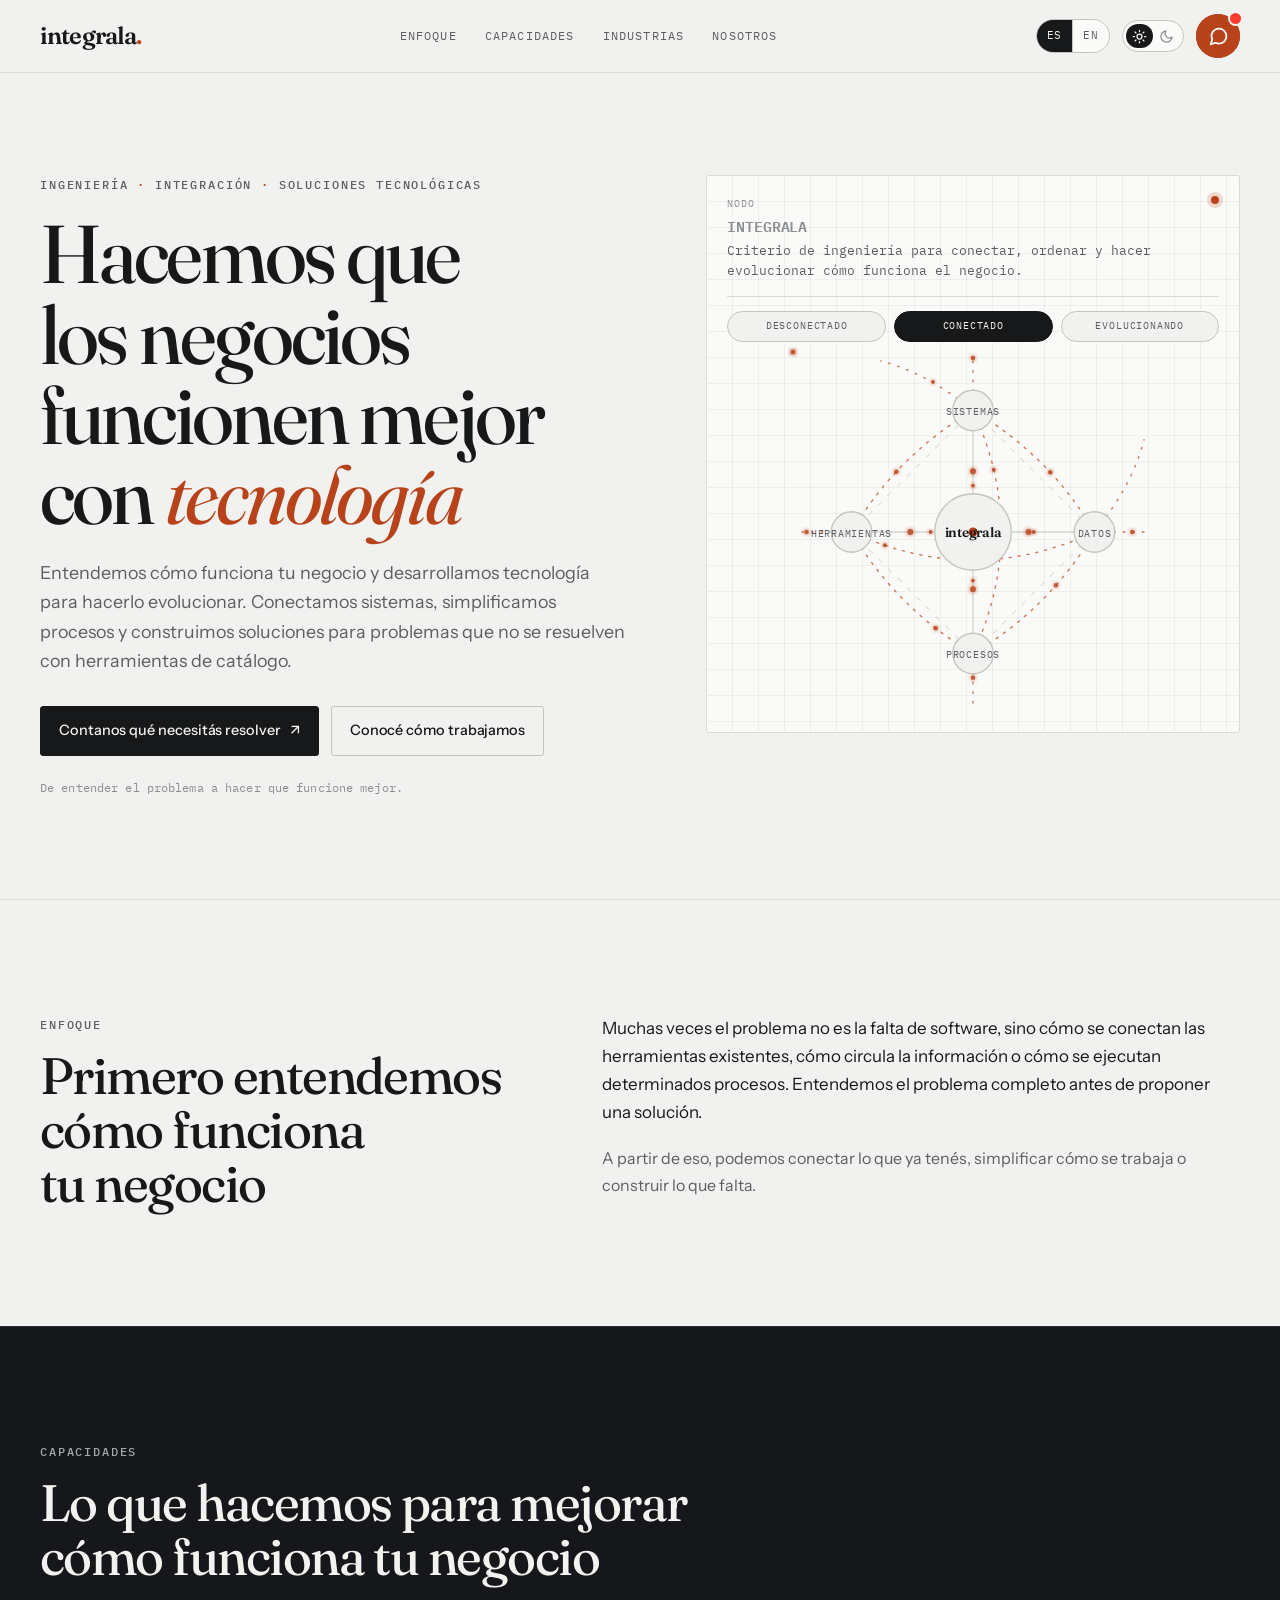
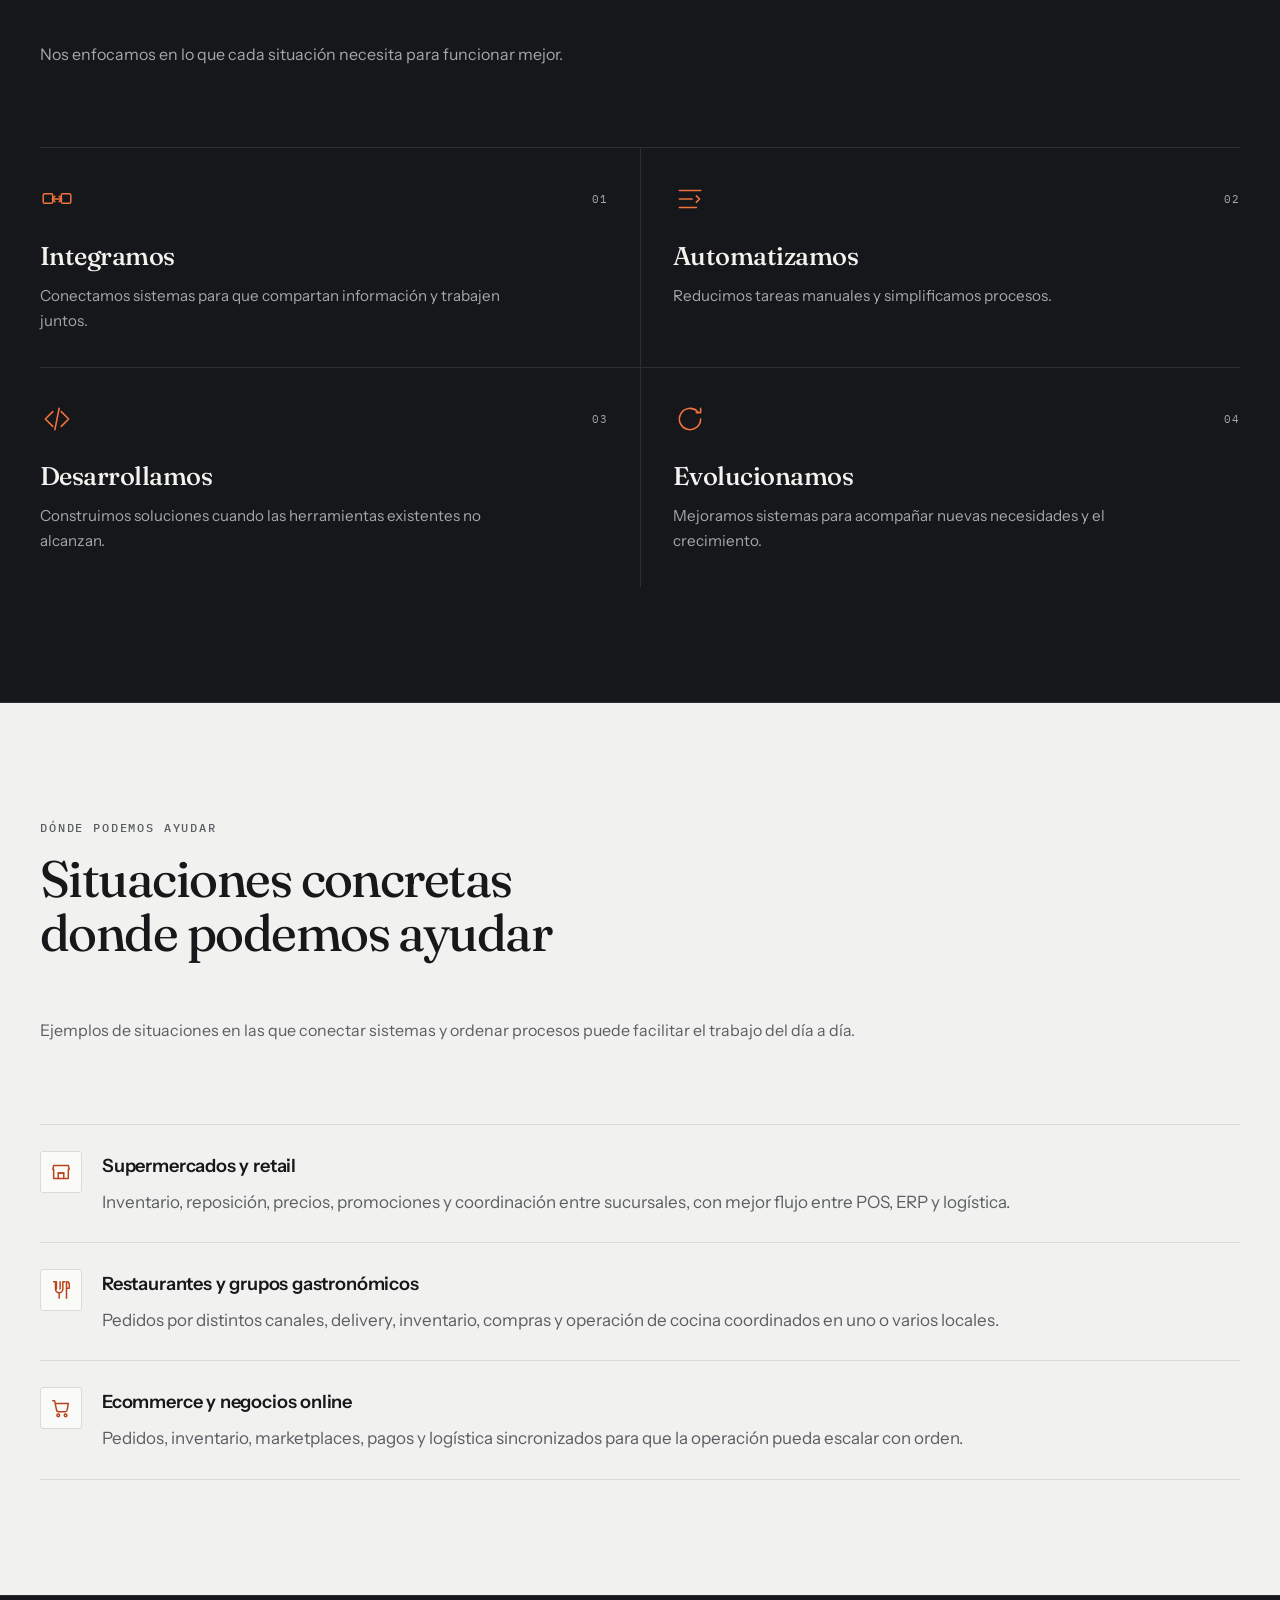
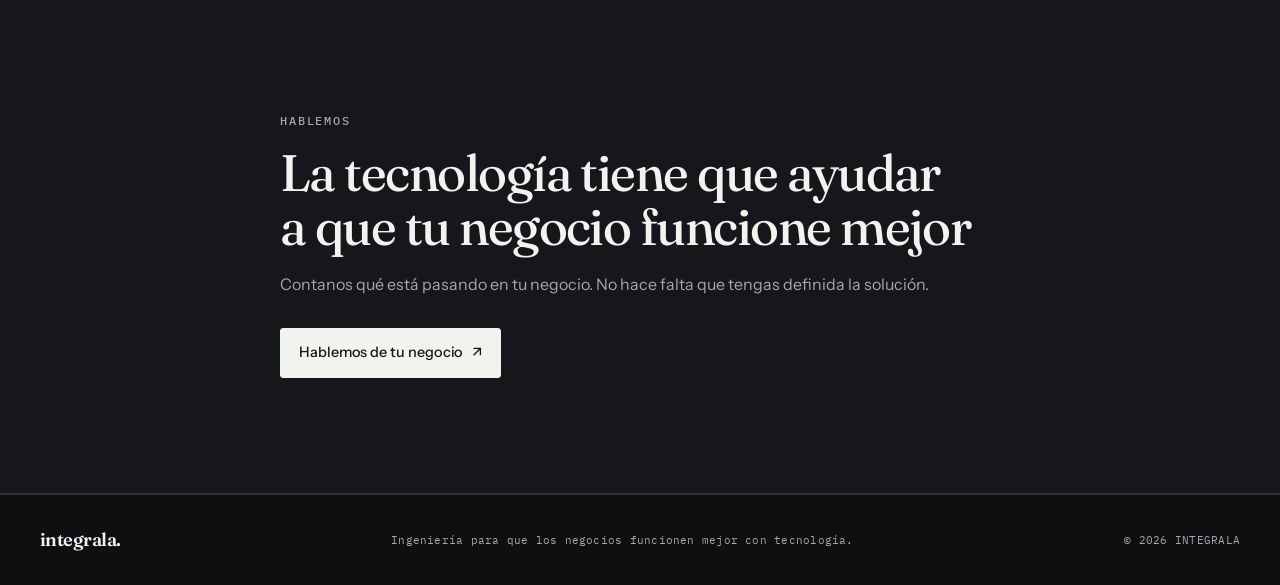
<file: index.html>
<!doctype html>
<html lang="es" data-theme="gray" data-lang="es">
<head>
  <meta charset="utf-8">
  <meta name="viewport" content="width=device-width, initial-scale=1">

  <!-- Title & description (also used by crawlers, social cards and AI agents) -->
  <title>INTEGRALA — Ingeniería para que los negocios funcionen mejor con tecnología</title>
  <meta name="description" content="INTEGRALA es una empresa de ingeniería que ayuda a negocios a mejorar y evolucionar con tecnología. Integramos sistemas, automatizamos procesos, desarrollamos soluciones a medida y modernizamos lo que ya existe.">

  <!-- Crawlers / bots -->
  <meta name="robots" content="index, follow, max-image-preview:large, max-snippet:-1, max-video-preview:-1">
  <meta name="googlebot" content="index, follow">
  <meta name="author" content="INTEGRALA">
  <link rel="canonical" href="https://palumbon.github.io/integrala-landing/">
  <link rel="alternate" hreflang="es" href="https://palumbon.github.io/integrala-landing/">
  <link rel="alternate" hreflang="en" href="https://palumbon.github.io/integrala-landing/?lang=en">
  <link rel="alternate" hreflang="x-default" href="https://palumbon.github.io/integrala-landing/">
  <link rel="sitemap" type="application/xml" href="sitemap.xml">
  <link rel="alternate" type="text/plain" href="llms.txt" title="Resumen para agentes de IA">

  <!-- Icons & PWA -->
  <link rel="icon" href="favicon.svg" type="image/svg+xml">
  <link rel="alternate icon" href="favicon.ico" sizes="16x16 32x32 48x48">
  <link rel="apple-touch-icon" href="apple-touch-icon.png">
  <link rel="manifest" href="site.webmanifest">
  <meta name="theme-color" content="#f1f1ef" media="(prefers-color-scheme: light)">
  <meta name="theme-color" content="#101113" media="(prefers-color-scheme: dark)">
  <meta name="theme-color" content="#f1f1ef">

  <!-- Social -->
  <meta property="og:type" content="website">
  <meta property="og:site_name" content="INTEGRALA">
  <meta property="og:locale" content="es_AR">
  <meta property="og:locale:alternate" content="en_US">
  <meta property="og:title" content="INTEGRALA — Hacemos que los negocios funcionen mejor con tecnología">
  <meta property="og:description" content="Entendemos cómo funciona tu negocio y desarrollamos tecnología para hacerlo evolucionar. Integración, automatización, desarrollo a medida y modernización.">
  <meta property="og:url" content="https://palumbon.github.io/integrala-landing/">
  <meta property="og:image" content="https://palumbon.github.io/integrala-landing/og.png">
  <meta property="og:image:width" content="1200">
  <meta property="og:image:height" content="630">
  <meta property="og:image:alt" content="INTEGRALA — Hacemos que los negocios funcionen mejor con tecnología">
  <meta name="twitter:card" content="summary_large_image">
  <meta name="twitter:title" content="INTEGRALA — Hacemos que los negocios funcionen mejor con tecnología">
  <meta name="twitter:description" content="Entendemos cómo funciona tu negocio y desarrollamos tecnología para hacerlo evolucionar. Integración, automatización, desarrollo a medida y modernización.">
  <meta name="twitter:image" content="https://palumbon.github.io/integrala-landing/og.png">

  <!-- Fonts -->
  <link rel="preconnect" href="https://fonts.googleapis.com">
  <link rel="preconnect" href="https://fonts.gstatic.com" crossorigin>
  <link href="https://fonts.googleapis.com/css2?family=Fraunces:ital,opsz,wght@0,9..144,400..600;1,9..144,400..600&family=IBM+Plex+Mono:wght@400;500&family=Instrument+Sans:ital,wght@0,400;0,500;0,600;1,400&display=swap" rel="stylesheet">

  <link rel="stylesheet" href="styles.css">

  <!-- Apply the saved theme and language before first paint to avoid a flash -->
  <script>
    (function () {
      try {
        var t = localStorage.getItem("integrala-theme");
        if (t !== "dark" && t !== "gray") {
          t = window.matchMedia("(prefers-color-scheme: dark)").matches ? "dark" : "gray";
        }
        document.documentElement.setAttribute("data-theme", t);

        var q = new URLSearchParams(window.location.search).get("lang");
        var l = localStorage.getItem("integrala-lang");
        if (q !== "en" && q !== "es") l = (l === "en" || l === "es") ? l : "es";
        else l = q;
        document.documentElement.setAttribute("data-lang", l);
        document.documentElement.setAttribute("lang", l);
      } catch (e) {}
    })();
  </script>

  <!-- Structured data for search engines and AI agents -->
  <script type="application/ld+json">
  {
    "@context": "https://schema.org",
    "@graph": [
      {
        "@type": "Organization",
        "@id": "https://palumbon.github.io/integrala-landing/#organization",
        "name": "INTEGRALA",
        "url": "https://palumbon.github.io/integrala-landing/",
        "description": "Empresa de ingeniería que ayuda a negocios a mejorar y evolucionar con tecnología mediante integración de sistemas, automatización de procesos, desarrollo a medida y modernización.",
        "founder": { "@id": "https://palumbon.github.io/integrala-landing/about.html#founder" },
        "knowsAbout": [
          "Integración de sistemas",
          "Automatización de procesos",
          "Desarrollo de software a medida",
          "Modernización de sistemas",
          "Ingeniería de software"
        ],
        "contactPoint": [
          {
            "@type": "ContactPoint",
            "contactType": "customer support",
            "url": "https://professional-chat-pwa.vercel.app/",
            "availableLanguage": ["es", "en"]
          }
        ]
      },
      {
        "@type": "WebSite",
        "@id": "https://palumbon.github.io/integrala-landing/#website",
        "url": "https://palumbon.github.io/integrala-landing/",
        "name": "INTEGRALA",
        "inLanguage": "es",
        "publisher": { "@id": "https://palumbon.github.io/integrala-landing/#organization" }
      },
      {
        "@type": "ProfessionalService",
        "@id": "https://palumbon.github.io/integrala-landing/#service",
        "name": "INTEGRALA",
        "url": "https://palumbon.github.io/integrala-landing/",
        "description": "Ingeniería para que los negocios funcionen mejor con tecnología.",
        "provider": { "@id": "https://palumbon.github.io/integrala-landing/#organization" },
        "hasOfferCatalog": {
          "@type": "OfferCatalog",
          "name": "Capacidades",
          "itemListElement": [
            {
              "@type": "Offer",
              "itemOffered": {
                "@type": "Service",
                "name": "Integración de sistemas",
                "description": "Conectamos sistemas para que compartan información y trabajen juntos."
              }
            },
            {
              "@type": "Offer",
              "itemOffered": {
                "@type": "Service",
                "name": "Automatización de procesos",
                "description": "Reducimos tareas manuales y simplificamos procesos."
              }
            },
            {
              "@type": "Offer",
              "itemOffered": {
                "@type": "Service",
                "name": "Desarrollo a medida",
                "description": "Construimos soluciones cuando las herramientas existentes no alcanzan."
              }
            },
            {
              "@type": "Offer",
              "itemOffered": {
                "@type": "Service",
                "name": "Modernización y evolución",
                "description": "Mejoramos sistemas para acompañar nuevas necesidades y el crecimiento."
              }
            }
          ]
        }
      }
    ]
  }
  </script>
</head>
<body>
  <a class="skip" href="#inicio" data-en="Skip to content">Saltar al contenido</a>

  <header class="site-header">
    <div class="wrap header-inner">
      <a class="brand" href="#inicio" aria-label="INTEGRALA, inicio" data-en-aria-label="INTEGRALA, home">integrala<span>.</span></a>

      <nav class="nav-links" aria-label="Navegación principal" data-en-aria-label="Main navigation">
        <a href="#enfoque" data-en="Approach">Enfoque</a>
        <a href="#capacidades" data-en="Capabilities">Capacidades</a>
        <a href="#industrias" data-en="Industries">Industrias</a>
        <a href="about.html" data-en="About">Nosotros</a>
      </nav>

      <div class="header-actions">
        <div class="lang-switch" role="group" aria-label="Idioma" data-en-aria-label="Language">
          <button type="button" data-lang-set="es" aria-pressed="true">ES</button>
          <button type="button" data-lang-set="en" aria-pressed="false">EN</button>
        </div>

        <button type="button" class="theme-switch" role="switch" aria-checked="false" aria-label="Tema oscuro" data-en-aria-label="Dark theme" data-theme-toggle>
          <span class="ts-thumb" aria-hidden="true"></span>
          <span class="ts-icon ts-sun" aria-hidden="true">
            <svg viewBox="0 0 24 24" fill="none" stroke="currentColor" stroke-width="2" stroke-linecap="round" stroke-linejoin="round">
              <circle cx="12" cy="12" r="4"/>
              <path d="M12 2v2M12 20v2M4.9 4.9l1.4 1.4M17.7 17.7l1.4 1.4M2 12h2M20 12h2M4.9 19.1l1.4-1.4M17.7 6.3l1.4-1.4"/>
            </svg>
          </span>
          <span class="ts-icon ts-moon" aria-hidden="true">
            <svg viewBox="0 0 24 24" fill="none" stroke="currentColor" stroke-width="2" stroke-linecap="round" stroke-linejoin="round">
              <path d="M21 12.8A9 9 0 1 1 11.2 3a7 7 0 0 0 9.8 9.8z"/>
            </svg>
          </span>
        </button>

        <a class="btn-chat" href="https://professional-chat-pwa.vercel.app/" aria-label="Contactanos por chat" data-en-aria-label="Contact us via chat" title="Contactanos por chat" data-en-title="Contact us via chat">
          <svg viewBox="0 0 24 24" fill="none" stroke="currentColor" stroke-width="2" stroke-linecap="round" stroke-linejoin="round" aria-hidden="true">
            <path d="M21 11.5a8.38 8.38 0 0 1-.9 3.8 8.5 8.5 0 0 1-7.6 4.7 8.38 8.38 0 0 1-3.8-.9L3 21l1.9-5.7a8.38 8.38 0 0 1-.9-3.8 8.5 8.5 0 0 1 4.7-7.6 8.38 8.38 0 0 1 3.8-.9h.5a8.48 8.48 0 0 1 8 8z"/>
          </svg>
          <span class="badge" aria-hidden="true"></span>
        </a>
      </div>
    </div>
  </header>

  <main>
    <!-- Hero -->
    <section class="hero" id="inicio" aria-labelledby="hero-title">
      <div class="wrap hero-grid">
        <div class="hero-main">
          <p class="label" data-en-html="ENGINEERING <span class='sep'>·</span> INTEGRATION <span class='sep'>·</span> TECHNOLOGY SOLUTIONS">INGENIERÍA <span class="sep">·</span> INTEGRACIÓN <span class="sep">·</span> SOLUCIONES TECNOLÓGICAS</p>
          <h1 id="hero-title" data-en-html="We make businesses work better with <em>technology</em>">Hacemos que los negocios funcionen mejor con <em>tecnología</em></h1>
          <p class="hero-lede" data-en="We understand how your business works and build technology to help it evolve. We connect systems, simplify processes, and create solutions for problems that off-the-shelf tools can't solve.">Entendemos cómo funciona tu negocio y desarrollamos tecnología para hacerlo evolucionar. Conectamos sistemas, simplificamos procesos y construimos soluciones para problemas que no se resuelven con herramientas de catálogo.</p>
          <div class="hero-actions">
            <a class="btn" href="https://professional-chat-pwa.vercel.app/"><span data-en="Tell us what you need to solve">Contanos qué necesitás resolver</span> <span class="arrow" aria-hidden="true">↗</span></a>
            <a class="btn btn-ghost" href="#enfoque" data-en="See how we work">Conocé cómo trabajamos</a>
          </div>
          <p class="hero-note" data-en="From understanding the problem to making it work better.">De entender el problema a hacer que funcione mejor.</p>
        </div>

        <figure class="figure ecosystem" id="ecosystem" aria-label="Visualización interactiva de un ecosistema conectado" data-en-aria-label="Interactive connected ecosystem visualization">
          <figcaption class="figure-head eco-head-info">
            <div class="eco-info" aria-live="polite">
              <p class="eco-info-kicker" data-en="Scenario">Escenario</p>
              <p class="eco-info-title" id="eco-info-title" data-en="Connected">Conectado</p>
              <p class="eco-info-text" id="eco-info-text" data-en="Active connections let information and work flow continuously.">Las conexiones activas permiten que la información y el trabajo fluyan con continuidad.</p>
            </div>
            <span class="status" aria-hidden="true"></span>
          </figcaption>

          <div class="eco-controls" role="group" aria-label="Escenarios" data-en-aria-label="Scenarios">
            <button type="button" class="eco-scenario" data-scenario="disconnected" aria-pressed="false">
              <span data-en="Disconnected">Desconectado</span>
            </button>
            <button type="button" class="eco-scenario is-active" data-scenario="connected" aria-pressed="true">
              <span data-en="Connected">Conectado</span>
            </button>
            <button type="button" class="eco-scenario" data-scenario="evolving" aria-pressed="false">
              <span data-en="Evolving">Evolucionando</span>
            </button>
          </div>

          <div class="eco-stage" data-scenario="connected">
            <svg class="eco-svg" viewBox="0 0 320 320" role="img" aria-labelledby="eco-title eco-desc">
              <title id="eco-title" data-en="Interactive system map around INTEGRALA">Mapa interactivo de sistema alrededor de INTEGRALA</title>
              <desc id="eco-desc" data-en="Nodes for Systems, Data, Processes and Tools connected to a central core. Scenarios show disconnected, connected and evolving states.">Nodos de Sistemas, Datos, Procesos y Herramientas conectados a un núcleo central. Los escenarios muestran estados desconectado, conectado y en evolución.</desc>
              <defs>
                <filter id="eco-glow" x="-50%" y="-50%" width="200%" height="200%">
                  <feGaussianBlur stdDeviation="1.8" result="blur" />
                  <feMerge>
                    <feMergeNode in="blur" />
                    <feMergeNode in="SourceGraphic" />
                  </feMerge>
                </filter>
              </defs>
              <g class="eco-links" aria-hidden="true">
                <path class="eco-link" data-link="systems" d="M160 160 L160 52" />
                <path class="eco-link" data-link="data" d="M160 160 L268 160" />
                <path class="eco-link" data-link="processes" d="M160 160 L160 268" />
                <path class="eco-link" data-link="ai" d="M160 160 L52 160" />
                <path class="eco-link eco-link--ring" data-link="ring" d="M160 52 L268 160 L160 268 L52 160 Z" />
                <path class="eco-link eco-link--unexpected" data-link="unexpected" d="M160 52 Q228 92 268 160" />
                <path class="eco-link eco-link--unexpected" data-link="unexpected" d="M268 160 Q228 228 160 268" />
                <path class="eco-link eco-link--unexpected" data-link="unexpected" d="M160 268 Q92 228 52 160" />
                <path class="eco-link eco-link--unexpected" data-link="unexpected" d="M52 160 Q92 92 160 52" />
                <path class="eco-link eco-link--unexpected" data-link="unexpected" d="M160 52 Q210 160 160 268" />
                <path class="eco-link eco-link--unexpected" data-link="unexpected" d="M52 160 Q160 210 268 160" />
                <path class="eco-link eco-link--evolve eco-link--escape" data-link="escape" d="M160 52 L160 6" />
                <path class="eco-link eco-link--evolve eco-link--escape" data-link="escape" d="M268 160 L314 160" />
                <path class="eco-link eco-link--evolve eco-link--escape" data-link="escape" d="M160 268 L160 314" />
                <path class="eco-link eco-link--evolve eco-link--escape" data-link="escape" d="M52 160 L6 160" />
                <path class="eco-link eco-link--evolve eco-link--escape" data-link="escape" d="M160 52 Q118 18 78 8" />
                <path class="eco-link eco-link--evolve eco-link--escape" data-link="escape" d="M268 160 Q302 118 312 78" />
              </g>
              <g class="eco-flows" aria-hidden="true">
                <circle class="eco-flow" data-flow="systems" r="2.6" filter="url(#eco-glow)"><animateMotion dur="3.2s" repeatCount="indefinite" path="M160 160 L160 52" /></circle>
                <circle class="eco-flow eco-flow--alt" data-flow="systems" r="2" filter="url(#eco-glow)"><animateMotion dur="3.2s" begin="1.6s" repeatCount="indefinite" path="M160 52 L160 160" /></circle>
                <circle class="eco-flow" data-flow="systems" r="1.8"><animateMotion dur="4.6s" begin="0.8s" repeatCount="indefinite" path="M160 160 L160 52" /></circle>

                <circle class="eco-flow" data-flow="data" r="2.6" filter="url(#eco-glow)"><animateMotion dur="3.5s" repeatCount="indefinite" path="M160 160 L268 160" /></circle>
                <circle class="eco-flow eco-flow--alt" data-flow="data" r="2" filter="url(#eco-glow)"><animateMotion dur="3.5s" begin="1.75s" repeatCount="indefinite" path="M268 160 L160 160" /></circle>
                <circle class="eco-flow" data-flow="data" r="1.8"><animateMotion dur="4.8s" begin="1s" repeatCount="indefinite" path="M160 160 L268 160" /></circle>

                <circle class="eco-flow" data-flow="processes" r="2.6" filter="url(#eco-glow)"><animateMotion dur="3.4s" repeatCount="indefinite" path="M160 160 L160 268" /></circle>
                <circle class="eco-flow eco-flow--alt" data-flow="processes" r="2" filter="url(#eco-glow)"><animateMotion dur="3.4s" begin="1.7s" repeatCount="indefinite" path="M160 268 L160 160" /></circle>
                <circle class="eco-flow" data-flow="processes" r="1.8"><animateMotion dur="4.7s" begin="0.9s" repeatCount="indefinite" path="M160 160 L160 268" /></circle>

                <circle class="eco-flow" data-flow="ai" r="2.6" filter="url(#eco-glow)"><animateMotion dur="3.1s" repeatCount="indefinite" path="M160 160 L52 160" /></circle>
                <circle class="eco-flow eco-flow--alt" data-flow="ai" r="2" filter="url(#eco-glow)"><animateMotion dur="3.1s" begin="1.55s" repeatCount="indefinite" path="M52 160 L160 160" /></circle>
                <circle class="eco-flow" data-flow="ai" r="1.8"><animateMotion dur="4.4s" begin="0.7s" repeatCount="indefinite" path="M160 160 L52 160" /></circle>

                <circle class="eco-flow eco-flow--ring" data-flow="ring" r="2.2" filter="url(#eco-glow)"><animateMotion dur="7s" repeatCount="indefinite" path="M160 52 L268 160 L160 268 L52 160 Z" /></circle>
                <circle class="eco-flow eco-flow--ring eco-flow--alt" data-flow="ring" r="1.8"><animateMotion dur="7s" begin="3.5s" repeatCount="indefinite" path="M160 52 L52 160 L160 268 L268 160 Z" /></circle>

                <!-- Evolving: extra flow density -->
                <circle class="eco-flow eco-flow--evolve" data-flow="systems" r="1.7" filter="url(#eco-glow)"><animateMotion dur="2.1s" begin="0.3s" repeatCount="indefinite" path="M160 52 L160 160" /></circle>
                <circle class="eco-flow eco-flow--evolve" data-flow="systems" r="1.5"><animateMotion dur="2.6s" begin="1.1s" repeatCount="indefinite" path="M160 160 L160 52" /></circle>
                <circle class="eco-flow eco-flow--evolve" data-flow="data" r="1.7" filter="url(#eco-glow)"><animateMotion dur="2.2s" begin="0.5s" repeatCount="indefinite" path="M268 160 L160 160" /></circle>
                <circle class="eco-flow eco-flow--evolve" data-flow="data" r="1.5"><animateMotion dur="2.7s" begin="1.3s" repeatCount="indefinite" path="M160 160 L268 160" /></circle>
                <circle class="eco-flow eco-flow--evolve" data-flow="processes" r="1.7" filter="url(#eco-glow)"><animateMotion dur="2s" begin="0.4s" repeatCount="indefinite" path="M160 268 L160 160" /></circle>
                <circle class="eco-flow eco-flow--evolve" data-flow="processes" r="1.5"><animateMotion dur="2.5s" begin="1.2s" repeatCount="indefinite" path="M160 160 L160 268" /></circle>
                <circle class="eco-flow eco-flow--evolve" data-flow="ai" r="1.7" filter="url(#eco-glow)"><animateMotion dur="2.15s" begin="0.2s" repeatCount="indefinite" path="M52 160 L160 160" /></circle>
                <circle class="eco-flow eco-flow--evolve" data-flow="ai" r="1.5"><animateMotion dur="2.55s" begin="1s" repeatCount="indefinite" path="M160 160 L52 160" /></circle>
                <circle class="eco-flow eco-flow--evolve eco-flow--ring" data-flow="ring" r="1.6" filter="url(#eco-glow)"><animateMotion dur="4.2s" begin="0.6s" repeatCount="indefinite" path="M160 52 L268 160 L160 268 L52 160 Z" /></circle>
                <circle class="eco-flow eco-flow--evolve eco-flow--ring" data-flow="ring" r="1.4"><animateMotion dur="4.8s" begin="2.1s" repeatCount="indefinite" path="M160 52 L52 160 L160 268 L268 160 Z" /></circle>

                <!-- Evolving: unexpected connection flows -->
                <circle class="eco-flow eco-flow--evolve eco-flow--unexpected" data-flow="unexpected" r="2" filter="url(#eco-glow)"><animateMotion dur="2.8s" repeatCount="indefinite" path="M160 52 Q228 92 268 160" /></circle>
                <circle class="eco-flow eco-flow--evolve eco-flow--unexpected eco-flow--alt" data-flow="unexpected" r="1.6"><animateMotion dur="3.1s" begin="1.4s" repeatCount="indefinite" path="M268 160 Q228 92 160 52" /></circle>
                <circle class="eco-flow eco-flow--evolve eco-flow--unexpected" data-flow="unexpected" r="2" filter="url(#eco-glow)"><animateMotion dur="2.9s" begin="0.5s" repeatCount="indefinite" path="M268 160 Q228 228 160 268" /></circle>
                <circle class="eco-flow eco-flow--evolve eco-flow--unexpected eco-flow--alt" data-flow="unexpected" r="1.6"><animateMotion dur="3.2s" begin="1.9s" repeatCount="indefinite" path="M160 268 Q228 228 268 160" /></circle>
                <circle class="eco-flow eco-flow--evolve eco-flow--unexpected" data-flow="unexpected" r="2" filter="url(#eco-glow)"><animateMotion dur="2.7s" begin="0.9s" repeatCount="indefinite" path="M160 268 Q92 228 52 160" /></circle>
                <circle class="eco-flow eco-flow--evolve eco-flow--unexpected eco-flow--alt" data-flow="unexpected" r="1.6"><animateMotion dur="3s" begin="2.2s" repeatCount="indefinite" path="M52 160 Q92 228 160 268" /></circle>
                <circle class="eco-flow eco-flow--evolve eco-flow--unexpected" data-flow="unexpected" r="2" filter="url(#eco-glow)"><animateMotion dur="3s" begin="0.3s" repeatCount="indefinite" path="M52 160 Q92 92 160 52" /></circle>
                <circle class="eco-flow eco-flow--evolve eco-flow--unexpected eco-flow--alt" data-flow="unexpected" r="1.6"><animateMotion dur="3.3s" begin="1.7s" repeatCount="indefinite" path="M160 52 Q92 92 52 160" /></circle>
                <circle class="eco-flow eco-flow--evolve eco-flow--unexpected" data-flow="unexpected" r="1.8" filter="url(#eco-glow)"><animateMotion dur="3.6s" begin="0.7s" repeatCount="indefinite" path="M160 52 Q210 160 160 268" /></circle>
                <circle class="eco-flow eco-flow--evolve eco-flow--unexpected eco-flow--alt" data-flow="unexpected" r="1.5"><animateMotion dur="3.6s" begin="2.5s" repeatCount="indefinite" path="M160 268 Q210 160 160 52" /></circle>
                <circle class="eco-flow eco-flow--evolve eco-flow--unexpected" data-flow="unexpected" r="1.8" filter="url(#eco-glow)"><animateMotion dur="3.5s" begin="1.1s" repeatCount="indefinite" path="M52 160 Q160 210 268 160" /></circle>
                <circle class="eco-flow eco-flow--evolve eco-flow--unexpected eco-flow--alt" data-flow="unexpected" r="1.5"><animateMotion dur="3.5s" begin="2.8s" repeatCount="indefinite" path="M268 160 Q160 210 52 160" /></circle>

                <!-- Evolving: data escaping the diagram -->
                <circle class="eco-flow eco-flow--evolve eco-flow--escape" data-flow="escape" r="2" filter="url(#eco-glow)"><animateMotion dur="2.4s" repeatCount="indefinite" path="M160 52 L160 -18" /></circle>
                <circle class="eco-flow eco-flow--evolve eco-flow--escape eco-flow--alt" data-flow="escape" r="1.5"><animateMotion dur="2.8s" begin="1.2s" repeatCount="indefinite" path="M160 52 L160 -18" /></circle>
                <circle class="eco-flow eco-flow--evolve eco-flow--escape" data-flow="escape" r="2" filter="url(#eco-glow)"><animateMotion dur="2.5s" begin="0.4s" repeatCount="indefinite" path="M268 160 L338 160" /></circle>
                <circle class="eco-flow eco-flow--evolve eco-flow--escape eco-flow--alt" data-flow="escape" r="1.5"><animateMotion dur="2.9s" begin="1.6s" repeatCount="indefinite" path="M268 160 L338 160" /></circle>
                <circle class="eco-flow eco-flow--evolve eco-flow--escape" data-flow="escape" r="2" filter="url(#eco-glow)"><animateMotion dur="2.6s" begin="0.8s" repeatCount="indefinite" path="M160 268 L160 338" /></circle>
                <circle class="eco-flow eco-flow--evolve eco-flow--escape eco-flow--alt" data-flow="escape" r="1.5"><animateMotion dur="3s" begin="2s" repeatCount="indefinite" path="M160 268 L160 338" /></circle>
                <circle class="eco-flow eco-flow--evolve eco-flow--escape" data-flow="escape" r="2" filter="url(#eco-glow)"><animateMotion dur="2.45s" begin="0.2s" repeatCount="indefinite" path="M52 160 L-18 160" /></circle>
                <circle class="eco-flow eco-flow--evolve eco-flow--escape eco-flow--alt" data-flow="escape" r="1.5"><animateMotion dur="2.85s" begin="1.4s" repeatCount="indefinite" path="M52 160 L-18 160" /></circle>
                <circle class="eco-flow eco-flow--evolve eco-flow--escape" data-flow="escape" r="1.7" filter="url(#eco-glow)"><animateMotion dur="3.2s" begin="0.6s" repeatCount="indefinite" path="M160 52 Q118 18 40 -20" /></circle>
                <circle class="eco-flow eco-flow--evolve eco-flow--escape" data-flow="escape" r="1.7" filter="url(#eco-glow)"><animateMotion dur="3.3s" begin="1.8s" repeatCount="indefinite" path="M268 160 Q302 118 350 40" /></circle>
              </g>
              <g class="eco-node eco-core" data-node="core" tabindex="0" role="button" aria-pressed="false">
                <circle cx="160" cy="160" r="34" class="eco-core-ring" />
                <circle cx="160" cy="160" r="4" class="eco-core-dot" />
                <text x="160" y="164" text-anchor="middle" class="eco-core-text">integrala</text>
              </g>
              <g class="eco-nodes">
                <g class="eco-node" data-node="systems" tabindex="0" role="button" aria-pressed="false" transform="translate(160,52)">
                  <circle class="eco-bubble" r="24" />
                  <circle class="eco-node-base" r="18" />
                  <g class="eco-split" aria-hidden="true">
                    <g class="eco-spin">
                      <circle class="eco-part" cx="-7" cy="0" r="4.2" />
                      <circle class="eco-part" cx="7" cy="0" r="4.2" />
                    </g>
                  </g>
                  <text class="eco-label" y="4" text-anchor="middle" data-en="Systems">Sistemas</text>
                </g>
                <g class="eco-node" data-node="data" tabindex="0" role="button" aria-pressed="false" transform="translate(268,160)">
                  <circle class="eco-bubble" r="24" />
                  <circle class="eco-node-base" r="18" />
                  <g class="eco-split" aria-hidden="true">
                    <g class="eco-spin">
                      <circle class="eco-part" cx="-7" cy="0" r="4.2" />
                      <circle class="eco-part" cx="7" cy="0" r="4.2" />
                    </g>
                  </g>
                  <text class="eco-label" y="4" text-anchor="middle" data-en="Data">Datos</text>
                </g>
                <g class="eco-node" data-node="processes" tabindex="0" role="button" aria-pressed="false" transform="translate(160,268)">
                  <circle class="eco-bubble" r="24" />
                  <circle class="eco-node-base" r="18" />
                  <g class="eco-split" aria-hidden="true">
                    <g class="eco-spin">
                      <circle class="eco-part" cx="-7" cy="0" r="4.2" />
                      <circle class="eco-part" cx="7" cy="0" r="4.2" />
                    </g>
                  </g>
                  <text class="eco-label" y="4" text-anchor="middle" data-en="Processes">Procesos</text>
                </g>
                <g class="eco-node" data-node="ai" tabindex="0" role="button" aria-pressed="false" transform="translate(52,160)">
                  <circle class="eco-bubble" r="24" />
                  <circle class="eco-node-base" r="18" />
                  <g class="eco-split" aria-hidden="true">
                    <g class="eco-spin">
                      <circle class="eco-part" cx="-7" cy="0" r="4.2" />
                      <circle class="eco-part" cx="7" cy="0" r="4.2" />
                    </g>
                  </g>
                  <text class="eco-label" y="4" text-anchor="middle" data-en="Tools">Herramientas</text>
                </g>
              </g>
            </svg>
          </div>

          <div class="eco-carousel" aria-label="Cómo conectamos tu negocio" data-en-aria-label="How we connect your business">
            <div class="eco-carousel-track">
              <article class="eco-card">
                <span class="eco-card-icon" aria-hidden="true"><svg viewBox="0 0 24 24" fill="none" stroke="currentColor" stroke-width="1.6" stroke-linecap="round" stroke-linejoin="round"><circle cx="12" cy="12" r="3"/><path d="M12 2v4M12 18v4M4.93 4.93l2.83 2.83M16.24 16.24l2.83 2.83M2 12h4M18 12h4M4.93 19.07l2.83-2.83M16.24 7.76l2.83-2.83"/></svg></span>
                <h3 data-en="INTEGRALA">INTEGRALA</h3>
                <p data-en="Engineering judgment to connect, organize, and evolve how the business operates.">Criterio de ingeniería para conectar, ordenar y hacer evolucionar cómo funciona el negocio.</p>
              </article>
              <article class="eco-card">
                <span class="eco-card-icon" aria-hidden="true"><svg viewBox="0 0 24 24" fill="none" stroke="currentColor" stroke-width="1.6" stroke-linecap="round" stroke-linejoin="round"><rect x="3" y="4" width="18" height="6" rx="2"/><rect x="3" y="14" width="18" height="6" rx="2"/><path d="M7 7h.01M7 17h.01"/></svg></span>
                <h3 data-en="Systems">Sistemas</h3>
                <p data-en="Applications and services that support operations and need to work together.">Aplicaciones y servicios que sostienen la operación y necesitan trabajar en conjunto.</p>
              </article>
              <article class="eco-card">
                <span class="eco-card-icon" aria-hidden="true"><svg viewBox="0 0 24 24" fill="none" stroke="currentColor" stroke-width="1.6" stroke-linecap="round" stroke-linejoin="round"><ellipse cx="12" cy="5" rx="8" ry="3"/><path d="M4 5v6c0 1.66 3.58 3 8 3s8-1.34 8-3V5"/><path d="M4 11v6c0 1.66 3.58 3 8 3s8-1.34 8-3v-6"/></svg></span>
                <h3 data-en="Data">Datos</h3>
                <p data-en="Reliable information available to flow across teams, tools, and decisions.">Información confiable y disponible para que circule entre áreas, herramientas y decisiones.</p>
              </article>
              <article class="eco-card">
                <span class="eco-card-icon" aria-hidden="true"><svg viewBox="0 0 24 24" fill="none" stroke="currentColor" stroke-width="1.6" stroke-linecap="round" stroke-linejoin="round"><path d="M4 5h6v6H4zM14 13h6v6h-6z"/><path d="M10 8h4v9"/><path d="M14 17h-4"/></svg></span>
                <h3 data-en="Processes">Procesos</h3>
                <p data-en="Ways of working that coordinate people, tasks, and systems day to day.">Formas de trabajo que coordinan personas, tareas y sistemas en el día a día.</p>
              </article>
              <article class="eco-card">
                <span class="eco-card-icon" aria-hidden="true"><svg viewBox="0 0 24 24" fill="none" stroke="currentColor" stroke-width="1.6" stroke-linecap="round" stroke-linejoin="round"><path d="M14 7l3 3-3 3"/><path d="M10 17l-3-3 3-3"/><path d="M13 4l-2 16"/></svg></span>
                <h3 data-en="Tools">Herramientas</h3>
                <p data-en="New technologies integrated into how the business actually works.">Nuevas tecnología integradas al funcionamiento real del negocio.</p>
              </article>
            </div>
            <div class="eco-dots" role="tablist" aria-label="Diapositivas" data-en-aria-label="Slides"></div>
          </div>
        </figure>
      </div>
    </section>

    <!-- Approach -->
    <section class="section" id="enfoque" aria-labelledby="enfoque-title">
      <div class="wrap approach-grid">
        <div class="approach-intro">
          <p class="label" data-en="Approach">Enfoque</p>
          <h2 id="enfoque-title" data-en="First, we understand how your business works">Primero entendemos cómo funciona tu negocio</h2>
        </div>

        <div class="about-body">
          <p data-en="Often the problem isn't a lack of software, but how existing tools connect, how information flows, or how certain processes are carried out. We understand the whole problem before proposing a solution.">Muchas veces el problema no es la falta de software, sino cómo se conectan las herramientas existentes, cómo circula la información o cómo se ejecutan determinados procesos. Entendemos el problema completo antes de proponer una solución.</p>
          <p data-en="From there, we can connect what you already have, simplify how work gets done, or build what’s missing.">A partir de eso, podemos conectar lo que ya tenés, simplificar cómo se trabaja o construir lo que falta.</p>
        </div>
      </div>
    </section>

    <!-- Capabilities -->
    <section class="section band" id="capacidades" aria-labelledby="capacidades-title">
      <div class="wrap">
        <header class="sec-head">
          <p class="label" data-en="Capabilities">Capacidades</p>
          <h2 id="capacidades-title" data-en="What we do to improve how your business works">Lo que hacemos para mejorar cómo funciona tu negocio</h2>
          <p class="lede" data-en="We focus on what each situation needs to work better.">Nos enfocamos en lo que cada situación necesita para funcionar mejor.</p>
        </header>

        <div class="capabilities">
          <article class="capability">
            <div class="service-head">
              <svg viewBox="0 0 32 32" fill="none" stroke="currentColor" stroke-width="1.4" stroke-linecap="round" stroke-linejoin="round" aria-hidden="true">
                <rect x="3" y="11" width="9" height="9" rx="1.5"/>
                <rect x="20" y="11" width="9" height="9" rx="1.5"/>
                <path d="M12 16h8"/>
                <path d="M14 13.5 11.5 16 14 18.5"/>
                <path d="M18 13.5 20.5 16 18 18.5"/>
              </svg>
              <span class="service-num">01</span>
            </div>
            <h3 data-en="We integrate">Integramos</h3>
            <p data-en="We connect systems so they share information and work together.">Conectamos sistemas para que compartan información y trabajen juntos.</p>
          </article>

          <article class="capability">
            <div class="service-head">
              <svg viewBox="0 0 32 32" fill="none" stroke="currentColor" stroke-width="1.5" stroke-linecap="round" stroke-linejoin="round" aria-hidden="true">
                <path d="M6 8h20M6 16h12M6 24h16"/>
                <path d="M22 13l3 3-3 3"/>
              </svg>
              <span class="service-num">02</span>
            </div>
            <h3 data-en="We automate">Automatizamos</h3>
            <p data-en="We reduce manual tasks and simplify processes.">Reducimos tareas manuales y simplificamos procesos.</p>
          </article>

          <article class="capability">
            <div class="service-head">
              <svg viewBox="0 0 32 32" fill="none" stroke="currentColor" stroke-width="1.5" stroke-linecap="round" stroke-linejoin="round" aria-hidden="true">
                <path d="M12 9 5 16l7 7"/>
                <path d="M20 9l7 7-7 7"/>
                <path d="M18 6l-4 20"/>
              </svg>
              <span class="service-num">03</span>
            </div>
            <h3 data-en="We develop">Desarrollamos</h3>
            <p data-en="We build solutions when existing tools are not enough.">Construimos soluciones cuando las herramientas existentes no alcanzan.</p>
          </article>

          <article class="capability">
            <div class="service-head">
              <svg viewBox="0 0 32 32" fill="none" stroke="currentColor" stroke-width="1.5" stroke-linecap="round" stroke-linejoin="round" aria-hidden="true">
                <path d="M26 16a10 10 0 1 1-3-7.1"/>
                <path d="M26 6v4h-4"/>
              </svg>
              <span class="service-num">04</span>
            </div>
            <h3 data-en="We evolve">Evolucionamos</h3>
            <p data-en="We improve systems to support new needs and growth.">Mejoramos sistemas para acompañar nuevas necesidades y el crecimiento.</p>
          </article>
        </div>
      </div>
    </section>

    <!-- Success cases / examples -->
    <section class="section" id="industrias" aria-labelledby="industrias-title">
      <div class="wrap">
        <header class="sec-head">
          <p class="label" data-en="Where we can help">Dónde podemos ayudar</p>
          <h2 id="industrias-title" data-en="Concrete situations where we can help">Situaciones concretas donde podemos ayudar</h2>
          <p class="lede" data-en="Examples of situations where better-connected systems and clearer processes make day-to-day work easier.">Ejemplos de situaciones en las que conectar sistemas y ordenar procesos puede facilitar el trabajo del día a día.</p>
        </header>

        <ol class="expertise">
          <li class="expertise-row">
            <span class="expertise-icon" aria-hidden="true">
              <svg viewBox="0 0 24 24" fill="none" stroke="currentColor" stroke-width="1.6" stroke-linecap="round" stroke-linejoin="round">
                <path d="M3 9l1-4h16l1 4"/>
                <path d="M4 9v10h16V9"/>
                <path d="M9 19v-6h6v6"/>
                <path d="M9 13h6"/>
              </svg>
            </span>
            <div class="expertise-body">
              <h3 data-en="Supermarkets and retail">Supermercados y retail</h3>
              <p data-en="Inventory, replenishment, pricing, promotions and branch coordination flowing better between POS, ERP and logistics.">Inventario, reposición, precios, promociones y coordinación entre sucursales, con mejor flujo entre POS, ERP y logística.</p>
            </div>
          </li>
          <li class="expertise-row">
            <span class="expertise-icon" aria-hidden="true">
              <svg viewBox="0 0 24 24" fill="none" stroke="currentColor" stroke-width="1.6" stroke-linecap="round" stroke-linejoin="round">
                <path d="M4 3h2v8a4 4 0 0 0 4 4h0a4 4 0 0 0 4-4V3h2"/>
                <path d="M7 3v8"/>
                <path d="M11 3v8"/>
                <path d="M10 15v6"/>
                <path d="M18 3v18"/>
                <path d="M18 3a3 3 0 0 1 3 3v4h-3"/>
              </svg>
            </span>
            <div class="expertise-body">
              <h3 data-en="Restaurants and restaurant groups">Restaurantes y grupos gastronómicos</h3>
              <p data-en="Orders across channels, delivery, inventory, purchasing and kitchen operations coordinated across one or more locations.">Pedidos por distintos canales, delivery, inventario, compras y operación de cocina coordinados en uno o varios locales.</p>
            </div>
          </li>
          <li class="expertise-row">
            <span class="expertise-icon" aria-hidden="true">
              <svg viewBox="0 0 24 24" fill="none" stroke="currentColor" stroke-width="1.6" stroke-linecap="round" stroke-linejoin="round">
                <circle cx="9" cy="20" r="1.5"/>
                <circle cx="17" cy="20" r="1.5"/>
                <path d="M3 4h2l2.2 10.5a2 2 0 0 0 2 1.5h7.5a2 2 0 0 0 2-1.6L20 7H6.2"/>
              </svg>
            </span>
            <div class="expertise-body">
              <h3 data-en="Ecommerce and online businesses">Ecommerce y negocios online</h3>
              <p data-en="Orders, inventory, marketplaces, payments and logistics kept in sync so the operation can scale smoothly.">Pedidos, inventario, marketplaces, pagos y logística sincronizados para que la operación pueda escalar con orden.</p>
            </div>
          </li>
        </ol>
      </div>
    </section>

    <!-- Contact -->
    <section class="section band" id="contacto" aria-labelledby="contacto-title">
      <div class="wrap cta">
        <p class="label" data-en="Let's talk">Hablemos</p>
        <h2 id="contacto-title" data-en="Technology should make your business work better">La tecnología tiene que ayudar a que tu negocio funcione mejor</h2>
        <p class="lede" data-en="Tell us what's happening in your business. You don't need to have the solution figured out.">Contanos qué está pasando en tu negocio. No hace falta que tengas definida la solución.</p>
        <a class="btn" href="https://professional-chat-pwa.vercel.app/"><span data-en="Let's talk about your business">Hablemos de tu negocio</span> <span class="arrow" aria-hidden="true">↗</span></a>
      </div>
    </section>
  </main>

  <footer class="site-footer">
    <div class="wrap footer-grid">
      <a class="footer-brand" href="#inicio">integrala.</a>
      <p class="footer-tag" data-en="Engineering so businesses work better with technology.">Ingeniería para que los negocios funcionen mejor con tecnología.</p>
      <p class="footer-legal">© <span id="year">2026</span> INTEGRALA</p>
    </div>
  </footer>

  <script src="app.js"></script>
</body>
</html>
</file>
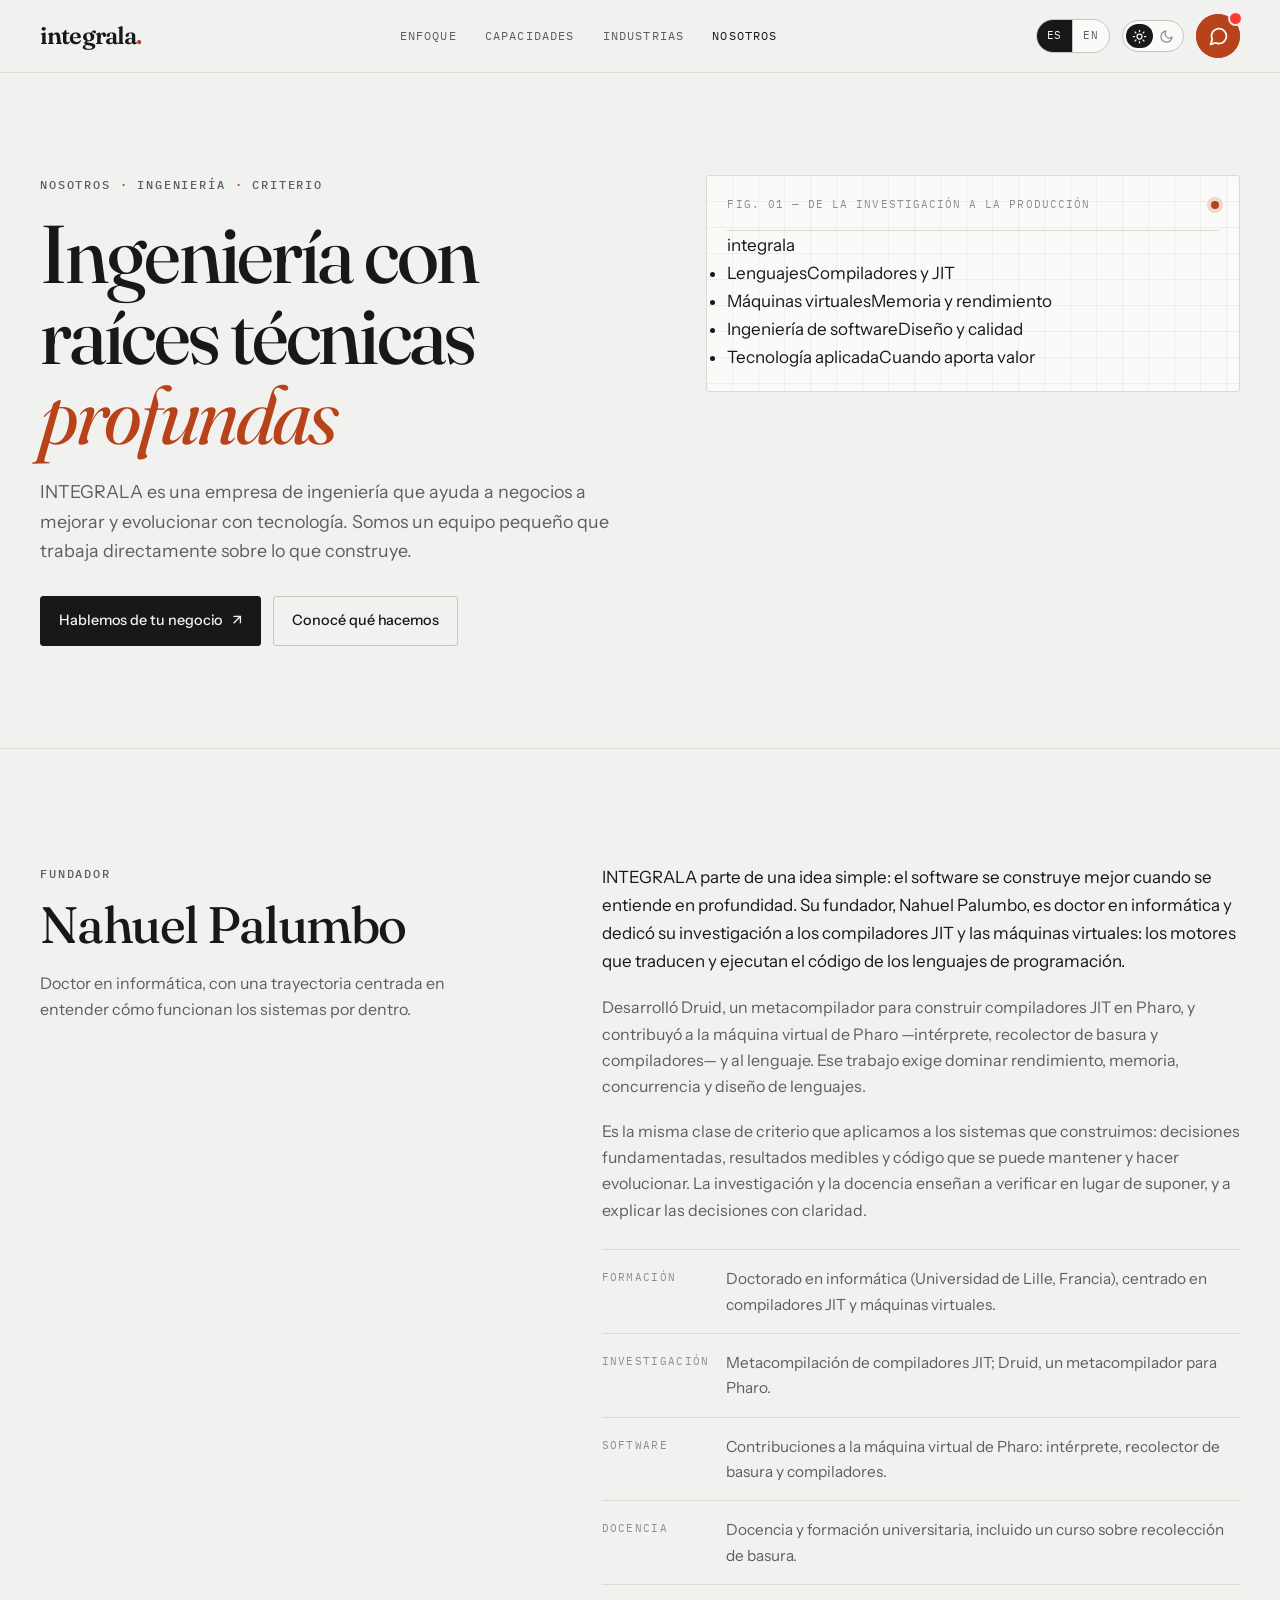
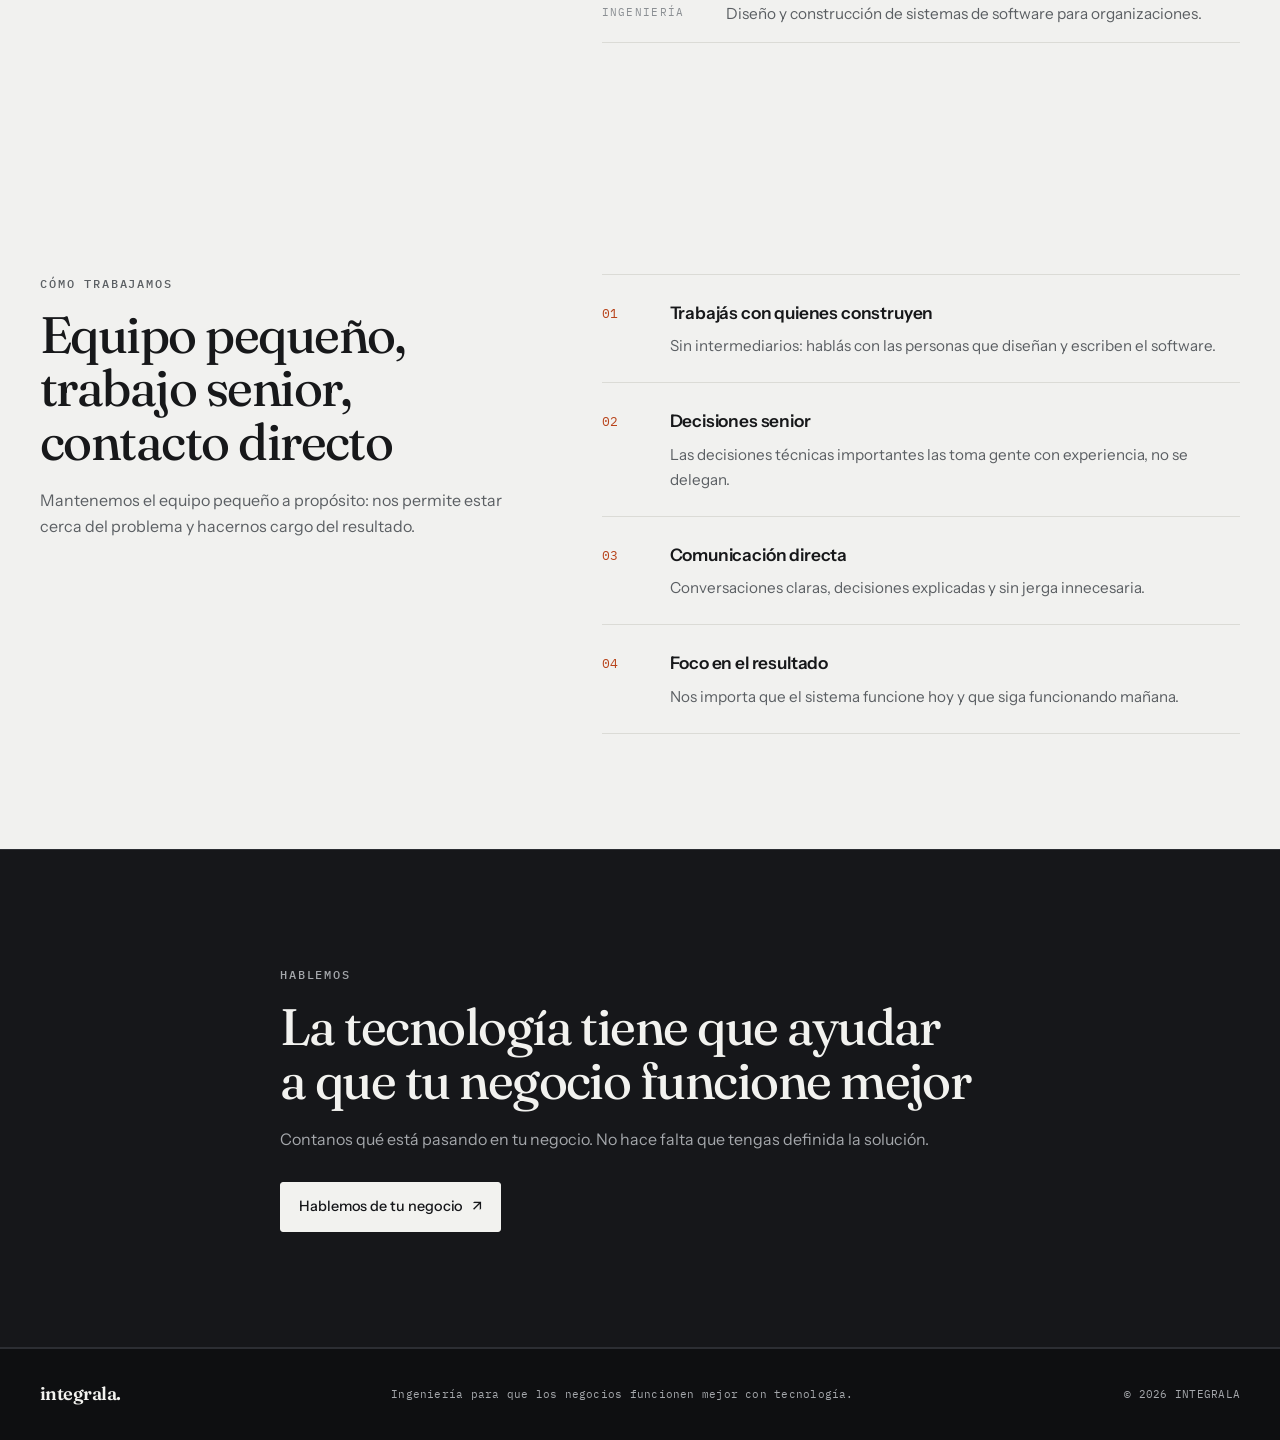
<file: about.html>
<!doctype html>
<html lang="es" data-theme="gray" data-lang="es">
<head>
  <meta charset="utf-8">
  <meta name="viewport" content="width=device-width, initial-scale=1">

  <!-- Title & description (also used by crawlers, social cards and AI agents) -->
  <title>INTEGRALA — Nosotros</title>
  <meta name="description" content="INTEGRALA es una empresa de ingeniería que ayuda a negocios a mejorar y evolucionar con tecnología. Conocé el criterio y la experiencia técnica detrás del equipo.">

  <!-- Crawlers / bots -->
  <meta name="robots" content="index, follow, max-image-preview:large, max-snippet:-1, max-video-preview:-1">
  <meta name="googlebot" content="index, follow">
  <meta name="author" content="INTEGRALA">
  <link rel="canonical" href="https://palumbon.github.io/integrala-landing/about.html">
  <link rel="alternate" hreflang="es" href="https://palumbon.github.io/integrala-landing/about.html">
  <link rel="alternate" hreflang="en" href="https://palumbon.github.io/integrala-landing/about.html?lang=en">
  <link rel="alternate" hreflang="x-default" href="https://palumbon.github.io/integrala-landing/about.html">
  <link rel="sitemap" type="application/xml" href="sitemap.xml">
  <link rel="alternate" type="text/plain" href="llms.txt" title="Resumen para agentes de IA">

  <!-- Icons & PWA -->
  <link rel="icon" href="favicon.svg" type="image/svg+xml">
  <link rel="alternate icon" href="favicon.ico" sizes="16x16 32x32 48x48">
  <link rel="apple-touch-icon" href="apple-touch-icon.png">
  <link rel="manifest" href="site.webmanifest">
  <meta name="theme-color" content="#f1f1ef" media="(prefers-color-scheme: light)">
  <meta name="theme-color" content="#101113" media="(prefers-color-scheme: dark)">
  <meta name="theme-color" content="#f1f1ef">

  <!-- Social -->
  <meta property="og:type" content="website">
  <meta property="og:site_name" content="INTEGRALA">
  <meta property="og:locale" content="es_AR">
  <meta property="og:locale:alternate" content="en_US">
  <meta property="og:title" content="INTEGRALA — Nosotros">
  <meta property="og:description" content="Empresa de ingeniería con experiencia técnica profunda, enfocada en ayudar a negocios a mejorar cómo funcionan con tecnología.">
  <meta property="og:url" content="https://palumbon.github.io/integrala-landing/about.html">
  <meta property="og:image" content="https://palumbon.github.io/integrala-landing/og.png">
  <meta property="og:image:width" content="1200">
  <meta property="og:image:height" content="630">
  <meta property="og:image:alt" content="INTEGRALA — Nosotros">
  <meta name="twitter:card" content="summary_large_image">
  <meta name="twitter:title" content="INTEGRALA — Nosotros">
  <meta name="twitter:description" content="Empresa de ingeniería con experiencia técnica profunda, enfocada en ayudar a negocios a mejorar cómo funcionan con tecnología.">
  <meta name="twitter:image" content="https://palumbon.github.io/integrala-landing/og.png">

  <!-- Fonts -->
  <link rel="preconnect" href="https://fonts.googleapis.com">
  <link rel="preconnect" href="https://fonts.gstatic.com" crossorigin>
  <link href="https://fonts.googleapis.com/css2?family=Fraunces:ital,opsz,wght@0,9..144,400..600;1,9..144,400..600&family=IBM+Plex+Mono:wght@400;500&family=Instrument+Sans:ital,wght@0,400;0,500;0,600;1,400&display=swap" rel="stylesheet">

  <link rel="stylesheet" href="styles.css">

  <!-- Apply the saved theme and language before first paint to avoid a flash -->
  <script>
    (function () {
      try {
        var t = localStorage.getItem("integrala-theme");
        if (t !== "dark" && t !== "gray") {
          t = window.matchMedia("(prefers-color-scheme: dark)").matches ? "dark" : "gray";
        }
        document.documentElement.setAttribute("data-theme", t);

        var q = new URLSearchParams(window.location.search).get("lang");
        var l = localStorage.getItem("integrala-lang");
        if (q !== "en" && q !== "es") l = (l === "en" || l === "es") ? l : "es";
        else l = q;
        document.documentElement.setAttribute("data-lang", l);
        document.documentElement.setAttribute("lang", l);
      } catch (e) {}
    })();
  </script>

  <!-- Structured data for search engines and AI agents -->
  <script type="application/ld+json">
  {
    "@context": "https://schema.org",
    "@graph": [
      {
        "@type": "Person",
        "@id": "https://palumbon.github.io/integrala-landing/about.html#founder",
        "name": "Nahuel Palumbo",
        "jobTitle": "Fundador",
        "worksFor": { "@id": "https://palumbon.github.io/integrala-landing/#organization" },
        "alumniOf": { "@type": "CollegeOrUniversity", "name": "Universidad de Lille" },
        "knowsAbout": [
          "Integración de sistemas",
          "Automatización de procesos",
          "Desarrollo de software a medida",
          "Modernización de sistemas",
          "Ingeniería de software"
        ]
      },
      {
        "@type": "AboutPage",
        "@id": "https://palumbon.github.io/integrala-landing/about.html#page",
        "url": "https://palumbon.github.io/integrala-landing/about.html",
        "name": "INTEGRALA — Nosotros",
        "inLanguage": "es",
        "about": { "@id": "https://palumbon.github.io/integrala-landing/about.html#founder" },
        "isPartOf": { "@id": "https://palumbon.github.io/integrala-landing/#website" }
      }
    ]
  }
  </script>
</head>
<body>
  <a class="skip" href="#inicio" data-en="Skip to content">Saltar al contenido</a>

  <header class="site-header">
    <div class="wrap header-inner">
      <a class="brand" href="index.html" aria-label="INTEGRALA, inicio" data-en-aria-label="INTEGRALA, home">integrala<span>.</span></a>

      <nav class="nav-links" aria-label="Navegación principal" data-en-aria-label="Main navigation">
        <a href="index.html#enfoque" data-en="Approach">Enfoque</a>
        <a href="index.html#capacidades" data-en="Capabilities">Capacidades</a>
        <a href="index.html#industrias" data-en="Industries">Industrias</a>
        <a href="about.html" aria-current="page" data-en="About">Nosotros</a>
      </nav>

      <div class="header-actions">
        <div class="lang-switch" role="group" aria-label="Idioma" data-en-aria-label="Language">
          <button type="button" data-lang-set="es" aria-pressed="true">ES</button>
          <button type="button" data-lang-set="en" aria-pressed="false">EN</button>
        </div>

        <button type="button" class="theme-switch" role="switch" aria-checked="false" aria-label="Tema oscuro" data-en-aria-label="Dark theme" data-theme-toggle>
          <span class="ts-thumb" aria-hidden="true"></span>
          <span class="ts-icon ts-sun" aria-hidden="true">
            <svg viewBox="0 0 24 24" fill="none" stroke="currentColor" stroke-width="2" stroke-linecap="round" stroke-linejoin="round">
              <circle cx="12" cy="12" r="4"/>
              <path d="M12 2v2M12 20v2M4.9 4.9l1.4 1.4M17.7 17.7l1.4 1.4M2 12h2M20 12h2M4.9 19.1l1.4-1.4M17.7 6.3l1.4-1.4"/>
            </svg>
          </span>
          <span class="ts-icon ts-moon" aria-hidden="true">
            <svg viewBox="0 0 24 24" fill="none" stroke="currentColor" stroke-width="2" stroke-linecap="round" stroke-linejoin="round">
              <path d="M21 12.8A9 9 0 1 1 11.2 3a7 7 0 0 0 9.8 9.8z"/>
            </svg>
          </span>
        </button>

        <a class="btn-chat" href="https://professional-chat-pwa.vercel.app/" aria-label="Contactanos por chat" data-en-aria-label="Contact us via chat" title="Contactanos por chat" data-en-title="Contact us via chat">
          <svg viewBox="0 0 24 24" fill="none" stroke="currentColor" stroke-width="2" stroke-linecap="round" stroke-linejoin="round" aria-hidden="true">
            <path d="M21 11.5a8.38 8.38 0 0 1-.9 3.8 8.5 8.5 0 0 1-7.6 4.7 8.38 8.38 0 0 1-3.8-.9L3 21l1.9-5.7a8.38 8.38 0 0 1-.9-3.8 8.5 8.5 0 0 1 4.7-7.6 8.38 8.38 0 0 1 3.8-.9h.5a8.48 8.48 0 0 1 8 8z"/>
          </svg>
          <span class="badge" aria-hidden="true"></span>
        </a>
      </div>
    </div>
  </header>

  <main>
    <!-- Intro -->
    <section class="hero" id="inicio" aria-labelledby="about-title">
      <div class="wrap hero-grid">
        <div class="hero-main">
          <p class="label" data-en-html="About <span class='sep'>·</span> Engineering <span class='sep'>·</span> Judgment">Nosotros <span class="sep">·</span> Ingeniería <span class="sep">·</span> Criterio</p>
          <h1 id="about-title" data-en-html="Engineering with deep technical <em>roots</em>">Ingeniería con raíces técnicas <em>profundas</em></h1>
          <p class="hero-lede" data-en="INTEGRALA is an engineering company that helps businesses improve and evolve through technology. We are a small team that works directly on what it builds.">INTEGRALA es una empresa de ingeniería que ayuda a negocios a mejorar y evolucionar con tecnología. Somos un equipo pequeño que trabaja directamente sobre lo que construye.</p>
          <div class="hero-actions">
            <a class="btn" href="https://professional-chat-pwa.vercel.app/"><span data-en="Let's talk about your business">Hablemos de tu negocio</span> <span class="arrow" aria-hidden="true">↗</span></a>
            <a class="btn btn-ghost" href="index.html#capacidades" data-en="See what we do">Conocé qué hacemos</a>
          </div>
        </div>

        <figure class="figure">
          <figcaption class="figure-head">
            <span data-en="Fig. 01 — From research to production">Fig. 01 — De la investigación a la producción</span>
            <span class="status" aria-hidden="true"></span>
          </figcaption>
          <div class="figure-hub"><span class="dot" aria-hidden="true"></span>integrala</div>
          <ul class="bus">
            <li class="bus-item"><span class="bus-term" aria-hidden="true"></span><span class="t" data-en="Languages">Lenguajes</span><span class="s" data-en="Compilers and JIT">Compiladores y JIT</span></li>
            <li class="bus-item"><span class="bus-term" aria-hidden="true"></span><span class="t" data-en="Virtual machines">Máquinas virtuales</span><span class="s" data-en="Memory and performance">Memoria y rendimiento</span></li>
            <li class="bus-item"><span class="bus-term" aria-hidden="true"></span><span class="t" data-en="Software engineering">Ingeniería de software</span><span class="s" data-en="Design and quality">Diseño y calidad</span></li>
            <li class="bus-item"><span class="bus-term" aria-hidden="true"></span><span class="t" data-en="Applied technology">Tecnología aplicada</span><span class="s" data-en="When it adds value">Cuando aporta valor</span></li>
          </ul>
        </figure>
      </div>
    </section>

    <!-- Founder -->
    <section class="section" id="fundador" aria-labelledby="fundador-title">
      <div class="wrap approach-grid">
        <div class="approach-intro">
          <p class="label" data-en="Founder">Fundador</p>
          <h2 id="fundador-title">Nahuel Palumbo</h2>
          <p class="lede" data-en="Doctor in computer science, with a career focused on understanding how systems work inside.">Doctor en informática, con una trayectoria centrada en entender cómo funcionan los sistemas por dentro.</p>
        </div>

        <div class="about-body">
          <p data-en="INTEGRALA starts from a simple idea: software is built better when it is understood deeply. Its founder, Nahuel Palumbo, holds a PhD in computer science and devoted his research to JIT compilers and virtual machines — the engines that translate and run the code of programming languages.">INTEGRALA parte de una idea simple: el software se construye mejor cuando se entiende en profundidad. Su fundador, Nahuel Palumbo, es doctor en informática y dedicó su investigación a los compiladores JIT y las máquinas virtuales: los motores que traducen y ejecutan el código de los lenguajes de programación.</p>
          <p data-en="He developed Druid, a metacompiler for building JIT compilers in Pharo, and contributed to the Pharo virtual machine — interpreter, garbage collector and compilers — and to the language itself. That work requires mastering performance, memory, concurrency and language design.">Desarrolló Druid, un metacompilador para construir compiladores JIT en Pharo, y contribuyó a la máquina virtual de Pharo —intérprete, recolector de basura y compiladores— y al lenguaje. Ese trabajo exige dominar rendimiento, memoria, concurrencia y diseño de lenguajes.</p>
          <p data-en="It is the same kind of judgment we apply to the systems we build: grounded decisions, measurable results and code that can be maintained and evolved. Research and teaching train you to verify instead of assume, and to explain decisions clearly.">Es la misma clase de criterio que aplicamos a los sistemas que construimos: decisiones fundamentadas, resultados medibles y código que se puede mantener y hacer evolucionar. La investigación y la docencia enseñan a verificar en lugar de suponer, y a explicar las decisiones con claridad.</p>

          <ul class="about-list">
            <li>
              <span class="k" data-en="Education">Formación</span>
              <span class="v" data-en="PhD in computer science (University of Lille, France), focused on JIT compilers and virtual machines.">Doctorado en informática (Universidad de Lille, Francia), centrado en compiladores JIT y máquinas virtuales.</span>
            </li>
            <li>
              <span class="k" data-en="Research">Investigación</span>
              <span class="v" data-en="Metacompilation of JIT compilers; Druid, a metacompiler for Pharo.">Metacompilación de compiladores JIT; Druid, un metacompilador para Pharo.</span>
            </li>
            <li>
              <span class="k" data-en="Software">Software</span>
              <span class="v" data-en="Contributions to the Pharo virtual machine: interpreter, garbage collector and compilers.">Contribuciones a la máquina virtual de Pharo: intérprete, recolector de basura y compiladores.</span>
            </li>
            <li>
              <span class="k" data-en="Teaching">Docencia</span>
              <span class="v" data-en="University teaching and training, including a course on garbage collection.">Docencia y formación universitaria, incluido un curso sobre recolección de basura.</span>
            </li>
            <li>
              <span class="k" data-en="Engineering">Ingeniería</span>
              <span class="v" data-en="Design and construction of software systems for organizations.">Diseño y construcción de sistemas de software para organizaciones.</span>
            </li>
          </ul>
        </div>
      </div>
    </section>

    <!-- How we work -->
    <section class="section" id="como-trabajamos" aria-labelledby="ct-title">
      <div class="wrap approach-grid">
        <div class="approach-intro">
          <p class="label" data-en="How we work">Cómo trabajamos</p>
          <h2 id="ct-title" data-en="Small team, senior work, direct contact">Equipo pequeño, trabajo senior, contacto directo</h2>
          <p class="lede" data-en="We keep the team small on purpose: it lets us stay close to the problem and take responsibility for the result.">Mantenemos el equipo pequeño a propósito: nos permite estar cerca del problema y hacernos cargo del resultado.</p>
        </div>

        <ol class="principles">
          <li class="principle">
            <span class="n">01</span>
            <div>
              <h3 data-en="You work with the builders">Trabajás con quienes construyen</h3>
              <p data-en="No intermediaries: you talk with the people who design and write the software.">Sin intermediarios: hablás con las personas que diseñan y escriben el software.</p>
            </div>
          </li>
          <li class="principle">
            <span class="n">02</span>
            <div>
              <h3 data-en="Senior decisions">Decisiones senior</h3>
              <p data-en="The important technical decisions are made by experienced people, not delegated away.">Las decisiones técnicas importantes las toma gente con experiencia, no se delegan.</p>
            </div>
          </li>
          <li class="principle">
            <span class="n">03</span>
            <div>
              <h3 data-en="Direct communication">Comunicación directa</h3>
              <p data-en="Clear conversations, explained decisions and no unnecessary jargon.">Conversaciones claras, decisiones explicadas y sin jerga innecesaria.</p>
            </div>
          </li>
          <li class="principle">
            <span class="n">04</span>
            <div>
              <h3 data-en="Focus on the result">Foco en el resultado</h3>
              <p data-en="We care that the system works today and keeps working tomorrow.">Nos importa que el sistema funcione hoy y que siga funcionando mañana.</p>
            </div>
          </li>
        </ol>
      </div>
    </section>

    <!-- Contact -->
    <section class="section band" id="contacto" aria-labelledby="contacto-title">
      <div class="wrap cta">
        <p class="label" data-en="Let's talk">Hablemos</p>
        <h2 id="contacto-title" data-en="Technology should make your business work better">La tecnología tiene que ayudar a que tu negocio funcione mejor</h2>
        <p class="lede" data-en="Tell us what's happening in your business. You don't need to have the solution figured out.">Contanos qué está pasando en tu negocio. No hace falta que tengas definida la solución.</p>
        <a class="btn" href="https://professional-chat-pwa.vercel.app/"><span data-en="Let's talk about your business">Hablemos de tu negocio</span> <span class="arrow" aria-hidden="true">↗</span></a>
      </div>
    </section>
  </main>

  <footer class="site-footer">
    <div class="wrap footer-grid">
      <a class="footer-brand" href="index.html">integrala.</a>
      <p class="footer-tag" data-en="Engineering so businesses work better with technology.">Ingeniería para que los negocios funcionen mejor con tecnología.</p>
      <p class="footer-legal">© <span id="year">2026</span> INTEGRALA</p>
    </div>
  </footer>

  <script src="app.js"></script>
</body>
</html>
</file>
<file: styles.css>
/* =========================================================================
   INTEGRALA — landing
   Two themes: "gray" (light, warm grays) and "dark" (deep neutral tones).
   The theme is selected via <html data-theme="gray|dark">.
   ========================================================================= */

/* ---------- Typefaces (loaded in <head>) ---------- */
:root {
  --sans: "Instrument Sans", ui-sans-serif, system-ui, -apple-system, "Segoe UI", Roboto, sans-serif;
  --serif: "Fraunces", ui-serif, Georgia, "Times New Roman", serif;
  --mono: "IBM Plex Mono", ui-monospace, SFMono-Regular, Menlo, Consolas, monospace;

  --max: 1200px;
  --pad: clamp(20px, 4vw, 40px);
  --radius: 3px;
  --rail: 15px; /* x-position of the schematic bus rail */

  /* ---- gray theme (default) ---- */
  --bg: #f1f1ef;
  --bg-2: #fafaf8;
  --bg-3: #e7e7e3;
  --ink: #17181a;
  --ink-2: #5b5f63;
  --ink-3: #8b8f93;
  --line: #dbdbd6;
  --line-2: #c5c5bf;
  --accent: #b8431a;
  --accent-2: #d9603a;
  --on-accent: #ffffff;
  --grid: rgba(20, 22, 24, 0.05);

  --band-bg: #16171a;
  --band-ink: #f2f2ef;
  --band-ink-2: #a4a7ab;
  --band-line: #2c2e33;
  --band-accent: #f0723f;
  --band-on-accent: #14100e;

  --footer-bg: #0e0f11;
  --header-bg: rgba(241, 241, 239, 0.82);

  color-scheme: light;
}

:root[data-theme="dark"] {
  --bg: #101113;
  --bg-2: #17181c;
  --bg-3: #1c1e22;
  --ink: #ececea;
  --ink-2: #9b9ea3;
  --ink-3: #6e7276;
  --line: #26292d;
  --line-2: #3a3e44;
  --accent: #f0723f;
  --accent-2: #f78d5f;
  --on-accent: #14100e;
  --grid: rgba(255, 255, 255, 0.05);

  --band-bg: #1b1e23;
  --band-ink: #ececea;
  --band-ink-2: #9b9ea3;
  --band-line: #2d3036;
  --band-accent: #f0723f;
  --band-on-accent: #14100e;

  --footer-bg: #0b0c0d;
  --header-bg: rgba(16, 17, 19, 0.8);

  color-scheme: dark;
}

/* ---------- Reset & base ---------- */
* { box-sizing: border-box; }

html {
  -webkit-text-size-adjust: 100%;
  scroll-behavior: smooth;
  scroll-padding-top: 96px;
}

body {
  margin: 0;
  font-family: var(--sans);
  font-size: 17px;
  line-height: 1.65;
  color: var(--ink);
  background: var(--bg);
  -webkit-font-smoothing: antialiased;
  -moz-osx-font-smoothing: grayscale;
  text-rendering: optimizeLegibility;
}

h1, h2, h3, p { margin-top: 0; }

img, svg { display: block; max-width: 100%; }

figure { margin: 0; }

a { color: inherit; text-decoration: none; }

button { font: inherit; color: inherit; }

ul, ol { margin: 0; padding: 0; }

::selection { background: var(--accent); color: var(--on-accent); }

:focus-visible {
  outline: 2px solid var(--accent);
  outline-offset: 3px;
  border-radius: 2px;
}

/* ---------- Layout primitives ---------- */
.wrap { width: min(var(--max), 100% - (var(--pad) * 2)); margin-inline: auto; }

.skip {
  position: absolute;
  left: -9999px;
  top: 0;
  z-index: 100;
  padding: 12px 16px;
  background: var(--ink);
  color: var(--bg);
  border-radius: var(--radius);
}
.skip:focus { left: 12px; top: 12px; }

.label {
  margin: 0;
  font-family: var(--mono);
  font-size: 0.72rem;
  font-weight: 500;
  letter-spacing: 0.16em;
  text-transform: uppercase;
  color: var(--ink-2);
}
.label .sep { color: var(--accent); }

h2 {
  font-family: var(--serif);
  font-weight: 450;
  font-size: clamp(1.9rem, 4vw, 3.2rem);
  line-height: 1.05;
  letter-spacing: -0.03em;
  text-wrap: balance;
}

.lede {
  color: var(--ink-2);
  font-size: clamp(1rem, 1.25vw, 1.12rem);
  max-width: 60ch;
}

/* ---------- Buttons ---------- */
.btn {
  display: inline-flex;
  align-items: center;
  justify-content: center;
  gap: 9px;
  padding: 12px 18px;
  border: 1px solid var(--ink);
  border-radius: var(--radius);
  background: var(--ink);
  color: var(--bg);
  font-size: 0.9rem;
  font-weight: 500;
  letter-spacing: -0.005em;
  cursor: pointer;
  transition: background 0.2s ease, color 0.2s ease, border-color 0.2s ease, transform 0.2s ease;
}
.btn:hover { background: var(--accent); border-color: var(--accent); color: var(--on-accent); transform: translateY(-1px); }
.btn .arrow { transition: transform 0.2s ease; }
.btn:hover .arrow { transform: translate(2px, -2px); }

.btn-ghost { background: transparent; color: var(--ink); border-color: var(--line-2); }
.btn-ghost:hover { background: var(--ink); color: var(--bg); border-color: var(--ink); }

/* Buttons on a dark band need band-aware colors */
.band .btn { background: var(--band-ink); color: var(--band-bg); border-color: var(--band-ink); }
.band .btn:hover { background: var(--band-accent); border-color: var(--band-accent); color: var(--band-on-accent); }
.band .btn-ghost { background: transparent; color: var(--band-ink); border-color: var(--band-line); }
.band .btn-ghost:hover { background: var(--band-ink); color: var(--band-bg); border-color: var(--band-ink); }

/* ---------- Header ---------- */
.site-header {
  position: sticky;
  top: 0;
  z-index: 50;
  background: var(--header-bg);
  -webkit-backdrop-filter: saturate(150%) blur(12px);
  backdrop-filter: saturate(150%) blur(12px);
  border-bottom: 1px solid var(--line);
}

.header-inner {
  display: flex;
  align-items: center;
  justify-content: space-between;
  gap: 24px;
  min-height: 72px;
}

.brand {
  font-family: var(--serif);
  font-weight: 600;
  font-size: 1.5rem;
  letter-spacing: -0.035em;
  line-height: 1;
  color: var(--ink);
}
.brand span { color: var(--accent); }

.nav-links { display: flex; gap: 28px; }
.nav-links a {
  font-family: var(--mono);
  font-size: 0.73rem;
  letter-spacing: 0.1em;
  text-transform: uppercase;
  color: var(--ink-2);
  transition: color 0.2s ease;
}
.nav-links a:hover { color: var(--ink); }
.nav-links a[aria-current="page"] { color: var(--ink); }

.header-actions { display: flex; align-items: center; gap: 12px; }

/* ---------- Language switch (ES / EN) ---------- */
.lang-switch {
  display: inline-flex;
  border: 1px solid var(--line-2);
  border-radius: 999px;
  overflow: hidden;
  background: var(--bg-2);
}
.lang-switch button {
  border: 0;
  background: transparent;
  padding: 7px 10px;
  font-family: var(--mono);
  font-size: 0.66rem;
  letter-spacing: 0.08em;
  text-transform: uppercase;
  color: var(--ink-2);
  cursor: pointer;
  -webkit-tap-highlight-color: transparent;
  transition: background 0.2s ease, color 0.2s ease;
}
.lang-switch button + button { border-left: 1px solid var(--line-2); }
.lang-switch button:hover { color: var(--ink); }
.lang-switch button[aria-pressed="true"] { background: var(--ink); color: var(--bg); }

/* ---------- Theme switch (sun / moon) ---------- */
.theme-switch {
  position: relative;
  display: grid;
  grid-template-columns: 1fr 1fr;
  align-items: center;
  width: 62px;
  height: 32px;
  padding: 3px;
  border: 1px solid var(--line-2);
  border-radius: 999px;
  background: var(--bg-2);
  cursor: pointer;
  -webkit-tap-highlight-color: transparent;
  transition: border-color 0.2s ease;
}
.theme-switch:hover { border-color: var(--ink-3); }

.ts-thumb {
  position: absolute;
  top: 3px;
  left: 3px;
  width: calc(50% - 3px);
  height: calc(100% - 6px);
  border-radius: 999px;
  background: var(--ink);
  transition: transform 0.32s cubic-bezier(0.4, 0, 0.2, 1);
}
:root[data-theme="dark"] .ts-thumb { transform: translateX(100%); }

.ts-icon {
  position: relative;
  z-index: 1;
  display: grid;
  place-items: center;
  color: var(--ink-3);
  transition: color 0.32s ease;
}
.ts-icon svg { width: 15px; height: 15px; }
.ts-sun { color: var(--bg); }
:root[data-theme="dark"] .ts-sun { color: var(--ink-3); }
:root[data-theme="dark"] .ts-moon { color: var(--bg); }

/* ---------- Chat / contact button ---------- */
.btn-chat {
  position: relative;
  isolation: isolate;
  display: grid;
  place-items: center;
  width: 44px;
  height: 44px;
  flex: 0 0 auto;
  border-radius: 50%;
  background: var(--accent);
  color: var(--on-accent);
  transition: transform 0.2s ease, background 0.2s ease;
}
.btn-chat:hover { background: var(--accent-2); transform: translateY(-1px) scale(1.05); }
.btn-chat:active { transform: scale(0.96); }
.btn-chat svg { position: relative; z-index: 1; width: 21px; height: 21px; }
.btn-chat::before {
  content: "";
  position: absolute;
  inset: 0;
  z-index: 0;
  border-radius: 50%;
  background: var(--accent);
  pointer-events: none;
  animation: chat-ping 2.6s cubic-bezier(0, 0, 0.2, 1) infinite;
}
@keyframes chat-ping {
  0% { transform: scale(1); opacity: 0.5; }
  70%, 100% { transform: scale(1.6); opacity: 0; }
}
.btn-chat .badge {
  position: absolute;
  top: -1px;
  right: -1px;
  z-index: 2;
  width: 11px;
  height: 11px;
  border-radius: 50%;
  background: #ff3b30;
  box-shadow: 0 0 0 2px var(--bg);
}

/* ---------- Hero ---------- */
.hero { padding: clamp(56px, 8vw, 104px) 0 clamp(64px, 8vw, 108px); border-bottom: 1px solid var(--line); }

.hero-grid {
  display: grid;
  grid-template-columns: minmax(0, 1.05fr) minmax(0, 0.95fr);
  gap: clamp(40px, 6vw, 88px);
  align-items: start;
}

.hero h1 {
  font-family: var(--serif);
  font-weight: 450;
  font-size: clamp(2.6rem, 6.4vw, 5.4rem);
  line-height: 0.98;
  letter-spacing: -0.035em;
  margin: 20px 0 22px;
  text-wrap: balance;
}
.hero h1 em { font-style: italic; font-weight: 400; color: var(--accent); }

.hero-lede { color: var(--ink-2); font-size: clamp(1.02rem, 1.4vw, 1.18rem); max-width: 34em; }

.hero-actions { display: flex; flex-wrap: wrap; gap: 12px; margin-top: 30px; }

.hero-note {
  margin: 22px 0 0;
  font-family: var(--mono);
  font-size: 0.73rem;
  letter-spacing: 0.01em;
  color: var(--ink-3);
}

/* ---------- Schematic figure ---------- */
.figure {
  border: 1px solid var(--line);
  border-radius: var(--radius);
  padding: 20px;
  background-color: var(--bg-2);
  background-image:
    linear-gradient(var(--grid) 1px, transparent 1px),
    linear-gradient(90deg, var(--grid) 1px, transparent 1px);
  background-size: 26px 26px;
  background-position: -1px -1px;
}

.figure-head {
  display: flex;
  align-items: center;
  justify-content: space-between;
  gap: 12px;
  padding-bottom: 16px;
  border-bottom: 1px solid var(--line);
  font-family: var(--mono);
  font-size: 0.66rem;
  letter-spacing: 0.1em;
  text-transform: uppercase;
  color: var(--ink-3);
}

.status {
  width: 8px;
  height: 8px;
  flex: 0 0 8px;
  border-radius: 50%;
  background: var(--accent);
  box-shadow: 0 0 0 4px color-mix(in srgb, var(--accent) 18%, transparent);
  animation: pulse 2.8s ease-in-out infinite;
}
@keyframes pulse { 0%, 100% { opacity: 1; } 50% { opacity: 0.35; } }

/* ---------- Ecosystem visualization ---------- */
.figure-head.eco-head-info {
  align-items: flex-start;
  text-transform: none;
  letter-spacing: normal;
}
.figure-head.eco-head-info .eco-info { flex: 1; min-width: 0; }
.figure-head.eco-head-info .eco-info-kicker { margin-bottom: 2px; }
.figure-head.eco-head-info .eco-info-title { margin-bottom: 2px; font-size: 0.92rem; }
.figure-head.eco-head-info .eco-info-text { font-size: 0.84rem; line-height: 1.45; }

.eco-controls {
  display: flex;
  flex-wrap: wrap;
  justify-content: space-between;
  gap: 8px;
  margin-top: 14px;
}
.eco-scenario {
  flex: 1 1 0;
  text-align: center;
  border: 1px solid var(--line-2);
  background: var(--bg);
  color: var(--ink-2);
  border-radius: 999px;
  padding: 6px 11px;
  font-family: var(--mono);
  font-size: 0.64rem;
  letter-spacing: 0.08em;
  text-transform: uppercase;
  cursor: pointer;
  transition: color 0.2s ease, border-color 0.2s ease, background 0.2s ease, transform 0.2s ease;
}
.eco-scenario:hover { color: var(--ink); border-color: var(--ink-3); }
.eco-scenario.is-active {
  background: var(--ink);
  color: var(--bg);
  border-color: var(--ink);
}

.eco-stage { margin-top: 10px; }
.eco-svg {
  width: 100%;
  height: auto;
  max-width: 360px;
  margin: 0 auto;
  display: block;
  overflow: visible;
}

.eco-link {
  fill: none;
  stroke: var(--line-2);
  stroke-width: 1.2;
  stroke-linecap: round;
  opacity: 0.22;
  transition: stroke 0.35s ease, opacity 0.35s ease, stroke-width 0.35s ease;
}
.eco-stage[data-scenario="connected"] .eco-link,
.eco-stage[data-scenario="evolving"] .eco-link { opacity: 0.72; }
.eco-stage[data-scenario="disconnected"] .eco-link {
  stroke-dasharray: 3 7;
  opacity: 0.18;
}
.eco-link--ring {
  stroke-dasharray: 4 8;
  opacity: 0.12;
}
.eco-stage[data-scenario="connected"] .eco-link--ring,
.eco-stage[data-scenario="evolving"] .eco-link--ring {
  opacity: 0.45;
}
.eco-link--unexpected {
  stroke: var(--accent);
  stroke-dasharray: 2 6;
  opacity: 0;
  transition: stroke 0.4s ease, opacity 0.4s ease, stroke-width 0.4s ease;
}
.eco-stage[data-scenario="evolving"] .eco-link--unexpected {
  opacity: 0.38;
}
.eco-link--escape {
  stroke: var(--accent);
  stroke-dasharray: 1.5 7;
  opacity: 0;
  transition: stroke 0.4s ease, opacity 0.4s ease;
}
.eco-stage[data-scenario="evolving"] .eco-link--escape {
  opacity: 0.28;
}

.eco-flow {
  fill: var(--accent);
  opacity: 0;
  transition: opacity 0.3s ease;
}
.eco-flow--alt { fill: color-mix(in srgb, var(--accent) 55%, var(--bg-2)); }
.eco-stage[data-scenario="connected"] .eco-flow,
.eco-stage[data-scenario="evolving"] .eco-flow { opacity: 0.85; }
.eco-stage[data-scenario="disconnected"] .eco-flow { opacity: 0; }
.eco-flow--ring { opacity: 0; }
.eco-stage[data-scenario="connected"] .eco-flow--ring,
.eco-stage[data-scenario="evolving"] .eco-flow--ring { opacity: 0.55; }
.eco-flow--evolve,
.eco-flow--unexpected,
.eco-flow--escape {
  opacity: 0;
}
.eco-stage[data-scenario="evolving"] .eco-flow { opacity: 0.9; }
.eco-stage[data-scenario="evolving"] .eco-flow--ring { opacity: 0.7; }
.eco-stage[data-scenario="evolving"] .eco-flow--evolve,
.eco-stage[data-scenario="evolving"] .eco-flow--unexpected {
  opacity: 0.82;
}
.eco-stage[data-scenario="evolving"] .eco-flow--unexpected.eco-flow--alt {
  opacity: 0.6;
}
.eco-stage[data-scenario="evolving"] .eco-flow--escape {
  opacity: 0.78;
}

.eco-core-ring {
  fill: var(--bg);
  stroke: var(--line-2);
  stroke-width: 1.2;
  transition: stroke 0.25s ease, fill 0.25s ease;
}
.eco-core-dot { fill: var(--accent); }
.eco-core-text {
  font-family: var(--serif);
  font-size: 12px;
  font-weight: 600;
  letter-spacing: -0.02em;
  fill: var(--ink);
  pointer-events: none;
}
.eco-core.eco-node:hover .eco-core-ring,
.eco-core.eco-node:focus-visible .eco-core-ring,
.eco-core.eco-node.is-active .eco-core-ring {
  stroke: var(--accent);
  fill: color-mix(in srgb, var(--accent) 6%, var(--bg));
}

.eco-node { cursor: pointer; outline: none; }
.eco-bubble {
  fill: transparent;
  stroke: transparent;
  stroke-width: 1;
  transition: stroke 0.25s ease, fill 0.25s ease;
}
.eco-node-base {
  fill: var(--bg);
  stroke: var(--line-2);
  stroke-width: 1.2;
  transition: stroke 0.25s ease, fill 0.25s ease, opacity 0.3s ease;
}
.eco-label {
  font-family: var(--mono);
  font-size: 8.5px;
  letter-spacing: 0.08em;
  text-transform: uppercase;
  fill: var(--ink-2);
  pointer-events: none;
  transition: fill 0.25s ease, opacity 0.3s ease;
}
.eco-split {
  opacity: 0;
  transform-origin: center;
  transition: opacity 0.35s ease;
  pointer-events: none;
}
.eco-spin {
  transform-box: fill-box;
  transform-origin: center;
  animation: eco-spin 3.6s linear infinite;
}
.eco-part {
  fill: color-mix(in srgb, var(--accent) 22%, var(--bg));
  stroke: var(--accent);
  stroke-width: 1.1;
}
@keyframes eco-spin { from { transform: rotate(0deg); } to { transform: rotate(360deg); } }

.eco-stage[data-scenario="evolving"] .eco-node:not(.eco-core) .eco-bubble {
  fill: color-mix(in srgb, var(--accent) 4%, transparent);
  stroke: color-mix(in srgb, var(--accent) 35%, var(--line-2));
}
.eco-stage[data-scenario="evolving"] .eco-node:not(.eco-core) .eco-node-base,
.eco-stage[data-scenario="evolving"] .eco-node:not(.eco-core) .eco-label {
  opacity: 0;
}
.eco-stage[data-scenario="evolving"] .eco-node:not(.eco-core) .eco-split {
  opacity: 1;
}

.eco-node:hover .eco-node-base,
.eco-node:focus-visible .eco-node-base,
.eco-node.is-active .eco-node-base {
  stroke: var(--accent);
  fill: color-mix(in srgb, var(--accent) 8%, var(--bg));
}
.eco-node:hover .eco-bubble,
.eco-node:focus-visible .eco-bubble,
.eco-node.is-active .eco-bubble {
  stroke: var(--accent);
}
.eco-node:hover .eco-label,
.eco-node:focus-visible .eco-label,
.eco-node.is-active .eco-label { fill: var(--ink); }
.eco-node.is-selected .eco-node-base,
.eco-node.is-selected .eco-core-ring {
  stroke: var(--accent);
}
.eco-node.is-dimmed { opacity: 0.28; }

.eco-stage.has-focus .eco-link:not(.is-active),
.eco-stage.has-focus .eco-flow:not(.is-active) { opacity: 0.08; }
.eco-stage[data-scenario="evolving"].has-focus .eco-link--unexpected:not(.is-active),
.eco-stage[data-scenario="evolving"].has-focus .eco-flow--unexpected:not(.is-active),
.eco-stage[data-scenario="evolving"].has-focus .eco-link--escape:not(.is-active),
.eco-stage[data-scenario="evolving"].has-focus .eco-flow--escape:not(.is-active) { opacity: 0.18; }
.eco-stage.has-focus .eco-link.is-active { opacity: 1; stroke: var(--accent); stroke-width: 1.6; }
.eco-stage.has-focus .eco-flow.is-active { opacity: 0.95; }

.eco-info-kicker {
  margin: 0 0 4px;
  font-family: var(--mono);
  font-size: 0.62rem;
  letter-spacing: 0.1em;
  text-transform: uppercase;
  color: var(--ink-3);
}
.eco-info-title {
  margin: 0 0 4px;
  font-size: 0.98rem;
  font-weight: 600;
  letter-spacing: -0.01em;
}
.eco-info-text {
  margin: 0;
  font-size: 0.9rem;
  color: var(--ink-2);
  line-height: 1.5;
}

.eco-carousel { display: none; }

@media (max-width: 620px) {
  .eco-svg { max-width: 300px; }
  .eco-controls { gap: 6px; }
  .eco-scenario { padding: 6px 8px; font-size: 0.58rem; }
  .figure-head.eco-head-info .eco-info-title { font-size: 0.88rem; }
  .figure-head.eco-head-info .eco-info-text { font-size: 0.8rem; }
  .ecosystem .eco-head-info,
  .ecosystem .eco-controls,
  .ecosystem .eco-stage { display: none; }
  .ecosystem .eco-carousel { display: block; }
}

.eco-carousel-track {
  display: flex;
  overflow-x: auto;
  scroll-snap-type: x mandatory;
  scroll-behavior: smooth;
  gap: 12px;
  padding: 4px 2px 10px;
  -webkit-overflow-scrolling: touch;
  scrollbar-width: none;
}
.eco-carousel-track::-webkit-scrollbar { display: none; }
.eco-card {
  flex: 0 0 100%;
  scroll-snap-align: start;
  border: 1px solid var(--line);
  border-radius: var(--radius);
  background: var(--bg-2);
  padding: 18px 16px;
  display: grid;
  gap: 8px;
}
.eco-card-icon {
  width: 40px;
  height: 40px;
  display: inline-flex;
  align-items: center;
  justify-content: center;
  color: var(--accent);
  border: 1px solid var(--line);
  border-radius: var(--radius);
  background: var(--bg);
}
.eco-card-icon svg { width: 22px; height: 22px; }
.eco-card h3 { margin: 2px 0 0; font-size: 1rem; font-weight: 600; letter-spacing: -0.01em; }
.eco-card p { margin: 0; color: var(--ink-2); font-size: 0.92rem; line-height: 1.55; }
.eco-dots { display: flex; justify-content: center; gap: 8px; padding-top: 8px; }
.eco-dot {
  width: 7px; height: 7px; border-radius: 50%;
  border: 0; padding: 0; background: var(--line-2); cursor: pointer;
}
.eco-dot.is-active { background: var(--accent); }

/* ---------- Sections ---------- */
.section { padding: clamp(72px, 9vw, 132px) 0; }

.sec-head {
  display: grid;
  gap: 15px;
  max-width: 920px;
  margin-bottom: clamp(38px, 5vw, 66px);
}
.sec-head .lede { max-width: none; }

/* Technical expertise — disciplines index */
.expertise { list-style: none; border-top: 1px solid var(--line); }

.expertise-row {
  display: grid;
  grid-template-columns: 42px minmax(0, 1fr);
  gap: 20px;
  align-items: start;
  padding: 26px 0;
  border-bottom: 1px solid var(--line);
}
.expertise-icon {
  width: 42px;
  height: 42px;
  display: inline-flex;
  align-items: center;
  justify-content: center;
  color: var(--accent);
  border: 1px solid var(--line);
  border-radius: var(--radius);
  background: var(--bg-2);
}
.expertise-icon svg { width: 22px; height: 22px; }
.expertise-body h3 { margin: 0 0 8px; font-size: 1.14rem; font-weight: 600; letter-spacing: -0.01em; transition: color 0.2s ease; }
.expertise-row:hover .expertise-body h3 { color: var(--accent); }
.expertise-body p { margin: 0; color: var(--ink-2); line-height: 1.6; max-width: none; }

/* Services — dark band */
.section.band {
  background: var(--band-bg);
  color: var(--band-ink);
  border-block: 1px solid var(--band-line);
}
.band .label { color: var(--band-ink-2); }
.band h2 { color: var(--band-ink); }
.band .lede { color: var(--band-ink-2); }
.band .hero-note { color: var(--band-ink-2); }

/* Capabilities — dark band, 2×2 grid */
.capabilities {
  display: grid;
  grid-template-columns: repeat(2, minmax(0, 1fr));
  border-top: 1px solid var(--band-line);
}
.capability { padding: 34px 32px; border-bottom: 1px solid var(--band-line); }
.capability:nth-child(odd) { padding-left: 0; }
.capability:nth-child(even) { padding-right: 0; border-left: 1px solid var(--band-line); }
.capability:nth-last-child(-n+2) { border-bottom: 0; }

.service-head { display: flex; align-items: center; justify-content: space-between; gap: 12px; }
.service-head svg { width: 34px; height: 34px; color: var(--band-accent); }
.service-num { font-family: var(--mono); font-size: 0.7rem; letter-spacing: 0.1em; color: var(--band-ink-2); }

.capability h3 {
  font-family: var(--serif);
  font-weight: 500;
  font-size: clamp(1.35rem, 2vw, 1.68rem);
  letter-spacing: -0.02em;
  line-height: 1.12;
  margin: 26px 0 12px;
  color: var(--band-ink);
}
.capability p { margin: 0; color: var(--band-ink-2); font-size: 0.95rem; max-width: 46ch; }

/* Approach */
.approach-grid {
  display: grid;
  grid-template-columns: minmax(0, 0.85fr) minmax(0, 1.15fr);
  gap: clamp(40px, 7vw, 110px);
  align-items: start;
}
.approach-intro h2 { margin: 15px 0 0; }
.approach-intro .lede { margin: 18px 0 24px; }

.text-link {
  display: inline-flex;
  align-items: center;
  gap: 8px;
  padding-bottom: 3px;
  border-bottom: 1px solid var(--line-2);
  font-size: 0.92rem;
  font-weight: 500;
  transition: color 0.2s ease, border-color 0.2s ease;
}
.text-link:hover { color: var(--accent); border-color: var(--accent); }

.principles { list-style: none; border-top: 1px solid var(--line); }
.principle {
  display: grid;
  grid-template-columns: 48px minmax(0, 1fr);
  gap: 20px;
  padding: 24px 0;
  border-bottom: 1px solid var(--line);
}
.principle .n { font-family: var(--mono); font-size: 0.8rem; color: var(--accent); padding-top: 4px; }
.principle h3 { margin: 0 0 6px; font-size: 1.08rem; font-weight: 600; letter-spacing: -0.01em; }
.principle p { margin: 0; color: var(--ink-2); font-size: 0.95rem; }

/* About — founder bio */
.about-body { display: grid; gap: 18px; max-width: 66ch; }
.about-body p { margin: 0; color: var(--ink-2); font-size: 1rem; }
.about-body p:first-child { color: var(--ink); font-size: 1.06rem; }

.about-list { list-style: none; margin: 8px 0 0; border-top: 1px solid var(--line); }
.about-list li {
  display: grid;
  grid-template-columns: 104px minmax(0, 1fr);
  gap: 20px;
  padding: 16px 0;
  border-bottom: 1px solid var(--line);
}
.about-list .k {
  font-family: var(--mono);
  font-size: 0.68rem;
  letter-spacing: 0.12em;
  text-transform: uppercase;
  color: var(--ink-3);
  padding-top: 3px;
}
.about-list .v { font-size: 0.96rem; color: var(--ink-2); }

/* Contact */
.cta { max-width: 720px; }
.cta h2 { margin: 16px 0 18px; }
.cta .lede { margin-bottom: 30px; }

/* ---------- Footer ---------- */
.site-footer {
  padding: 30px 0;
  background: var(--footer-bg);
  color: var(--band-ink-2);
  border-top: 1px solid var(--band-line);
}
.footer-grid { display: flex; align-items: center; justify-content: space-between; gap: 20px; flex-wrap: wrap; }
.footer-brand {
  font-family: var(--serif);
  font-weight: 600;
  font-size: 1.15rem;
  letter-spacing: -0.03em;
  color: var(--band-ink);
}
.footer-tag, .footer-legal { margin: 0; font-family: var(--mono); font-size: 0.71rem; letter-spacing: 0.02em; }

/* ---------- Responsive ---------- */
@media (max-width: 1000px) {
  .hero-grid { grid-template-columns: 1fr; gap: 46px; }
  .approach-grid { grid-template-columns: 1fr; gap: 36px; }
}

@media (max-width: 860px) {
  .capabilities { grid-template-columns: 1fr; border-top: 0; }
  .capabilities .capability {
    padding: 26px 0;
    border-top: 1px solid var(--band-line);
    border-left: 0;
    border-bottom: 0;
  }
  .capabilities .capability:first-child { border-top: 0; }
}

@media (max-width: 780px) {
  .nav-links { display: none; }
}

@media (max-width: 520px) {
  .theme-switch { width: 56px; height: 30px; }
  .lang-switch button { padding: 6px 8px; font-size: 0.6rem; }
  .btn-chat { width: 40px; height: 40px; }
  .btn-chat svg { width: 19px; height: 19px; }
}

@media (max-width: 760px) {
  .expertise-row { grid-template-columns: 38px minmax(0, 1fr); gap: 14px; padding: 22px 0; }
  .expertise-icon { width: 38px; height: 38px; }
  .about-list li { grid-template-columns: 1fr; gap: 4px; }
}

@media (max-width: 620px) {
  body { font-size: 16px; }
  .header-inner { min-height: 62px; gap: 12px; }
  .brand { font-size: 1.3rem; }
  .header-actions { gap: 8px; }
  .btn { padding: 10px 13px; font-size: 0.82rem; }
  .hero-actions { flex-direction: column; align-items: stretch; }
  .bus-item { grid-template-columns: minmax(0, 1fr); gap: 2px; }
  .bus-item .s { text-align: left; }
  .footer-grid { flex-direction: column; align-items: flex-start; gap: 12px; }
}

@media (prefers-reduced-motion: reduce) {
  html { scroll-behavior: auto; }
  *, *::before, *::after {
    animation-duration: 0.01ms !important;
    animation-iteration-count: 1 !important;
    transition-duration: 0.01ms !important;
  }
  .eco-flow { display: none; }
  .eco-spin { animation: none !important; }
}
</file>
